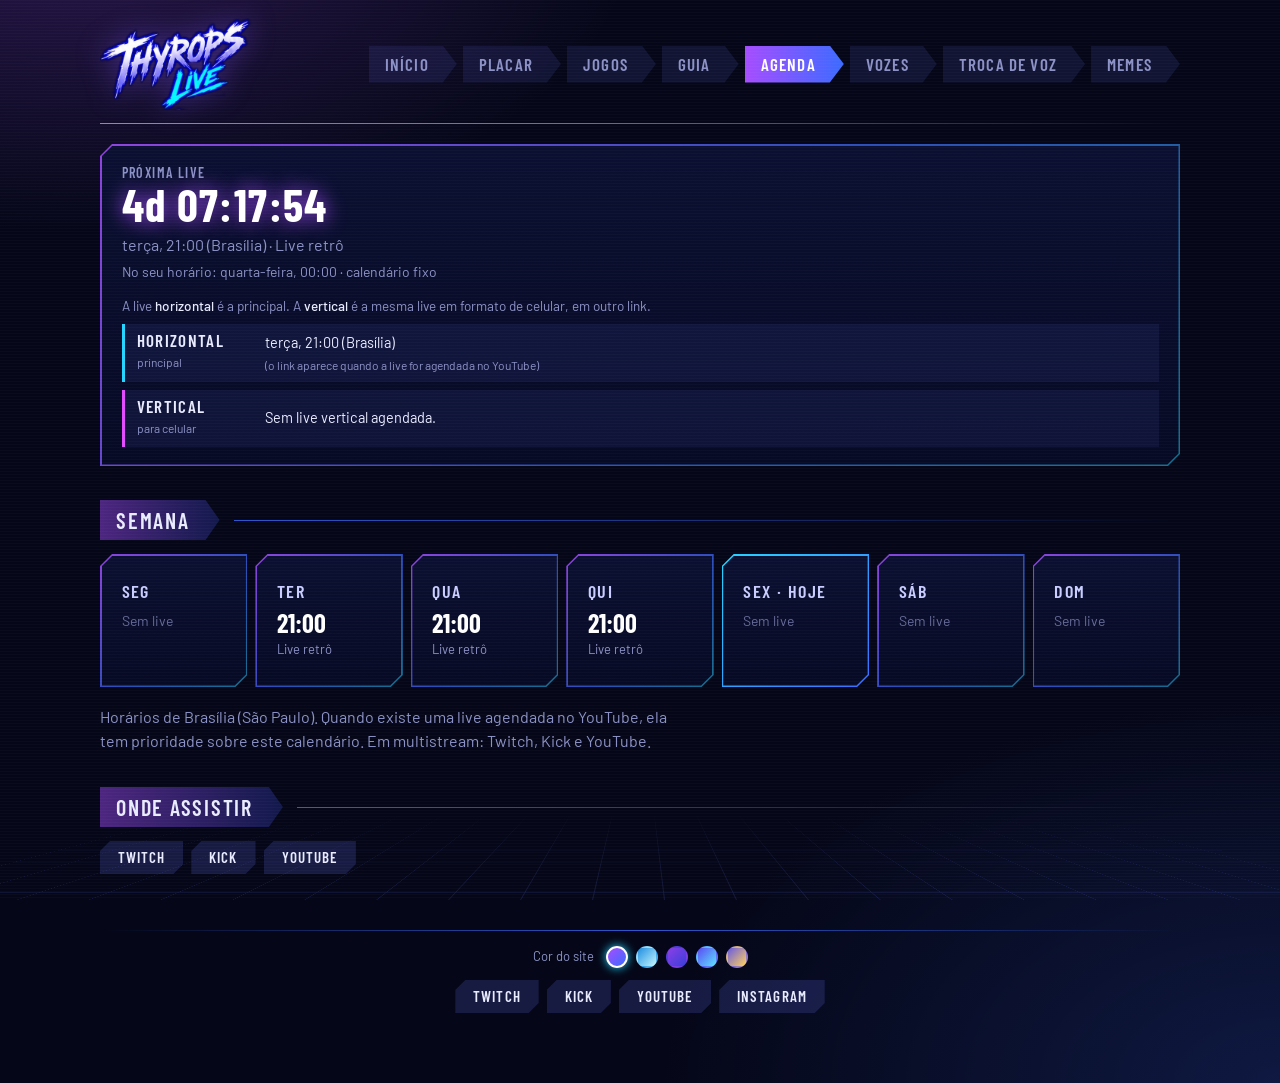
<file: agenda.html>
<!doctype html>
<html lang="pt-BR">
<head>
<meta charset="utf-8">
<meta name="viewport" content="width=device-width, initial-scale=1">
<title>Agenda | Thyrops Live</title>
<meta name="description" content="Dias e horários das lives.">
<meta name="theme-color" content="#050718">
<link rel="icon" href="assets/logo.png">
<link rel="preconnect" href="https://fonts.googleapis.com">
<link rel="preconnect" href="https://fonts.gstatic.com" crossorigin>
<link href="https://fonts.googleapis.com/css2?family=Barlow:wght@400;500&family=Barlow+Condensed:wght@500;600;700&display=swap" rel="stylesheet">
<script src="tema.js"></script>
<link rel="stylesheet" href="tema.css">
<link rel="stylesheet" href="site.css">
</head>
<body data-pagina="agenda.html">
<div class="pagina">
  <header id="topo"></header>
  <main>
    <div class="hud prox" style="margin-top:20px"><div class="hud-in">
      <div class="rotulo">Próxima live</div>
      <div class="cont" id="cont">--</div>
      <p id="quando" style="margin:6px 0 0;color:var(--mudo)"></p>
      <p id="local" style="margin:4px 0 0;font-size:14px;color:var(--mudo)"></p>
      <div class="formatos" id="formatos"></div>
    </div></div>
    <div class="titulo"><h2>Semana</h2></div>
    <div class="semana" id="semana"></div>
    <p class="intro" id="obs"></p>
    <div class="titulo"><h2>Onde assistir</h2></div>
    <div class="canais" id="onde" style="justify-content:flex-start;margin-top:14px"></div>
  </main>
  <footer id="rodape"></footer>
</div>
<script src="site.js"></script>
<script>
(async function(){
  let d;try{d=await carregaDados()}catch(e){return erroCarga(qs("main"),"Não foi possível carregar o dados.json.")}
  avisoExemplo(d);const ag=d.agenda;
  const hoje=new Date(Date.now()-3*3600e3).getUTCDay();
  qs("#semana").innerHTML=[1,2,3,4,5,6,0].map(di=>{
    const ls=ag.lives.filter(l=>l.dia===di);
    const corpo=ls.length?ls.map(l=>'<div class="hora">'+esc(l.hora)+'</div><div class="tit">'+esc(l.titulo)+'</div>').join('<div style="height:8px"></div>'):'<div class="folga">Sem live</div>';
    return '<div class="dia'+(di===hoje?" hoje":"")+'"><div class="hud"><div class="hud-in"><div style="padding:12px 10px"><h3>'+NOMES_DIA[di].slice(0,3)+(di===hoje?" · hoje":"")+'</h3>'+corpo+'</div></div></div></div>';}).join("");
  qs("#obs").textContent=ag.obs||"";
  qs("#onde").innerHTML=botoesCanais(["twitch","kick","youtube"]);
  iniciaContagem(d,qs("#cont"),qs("#quando"),qs("#local"));
  montaFormatos(d,qs("#formatos"));setInterval(()=>montaFormatos(d,qs("#formatos")),30000);
})();
</script>
</body>
</html>
</file>
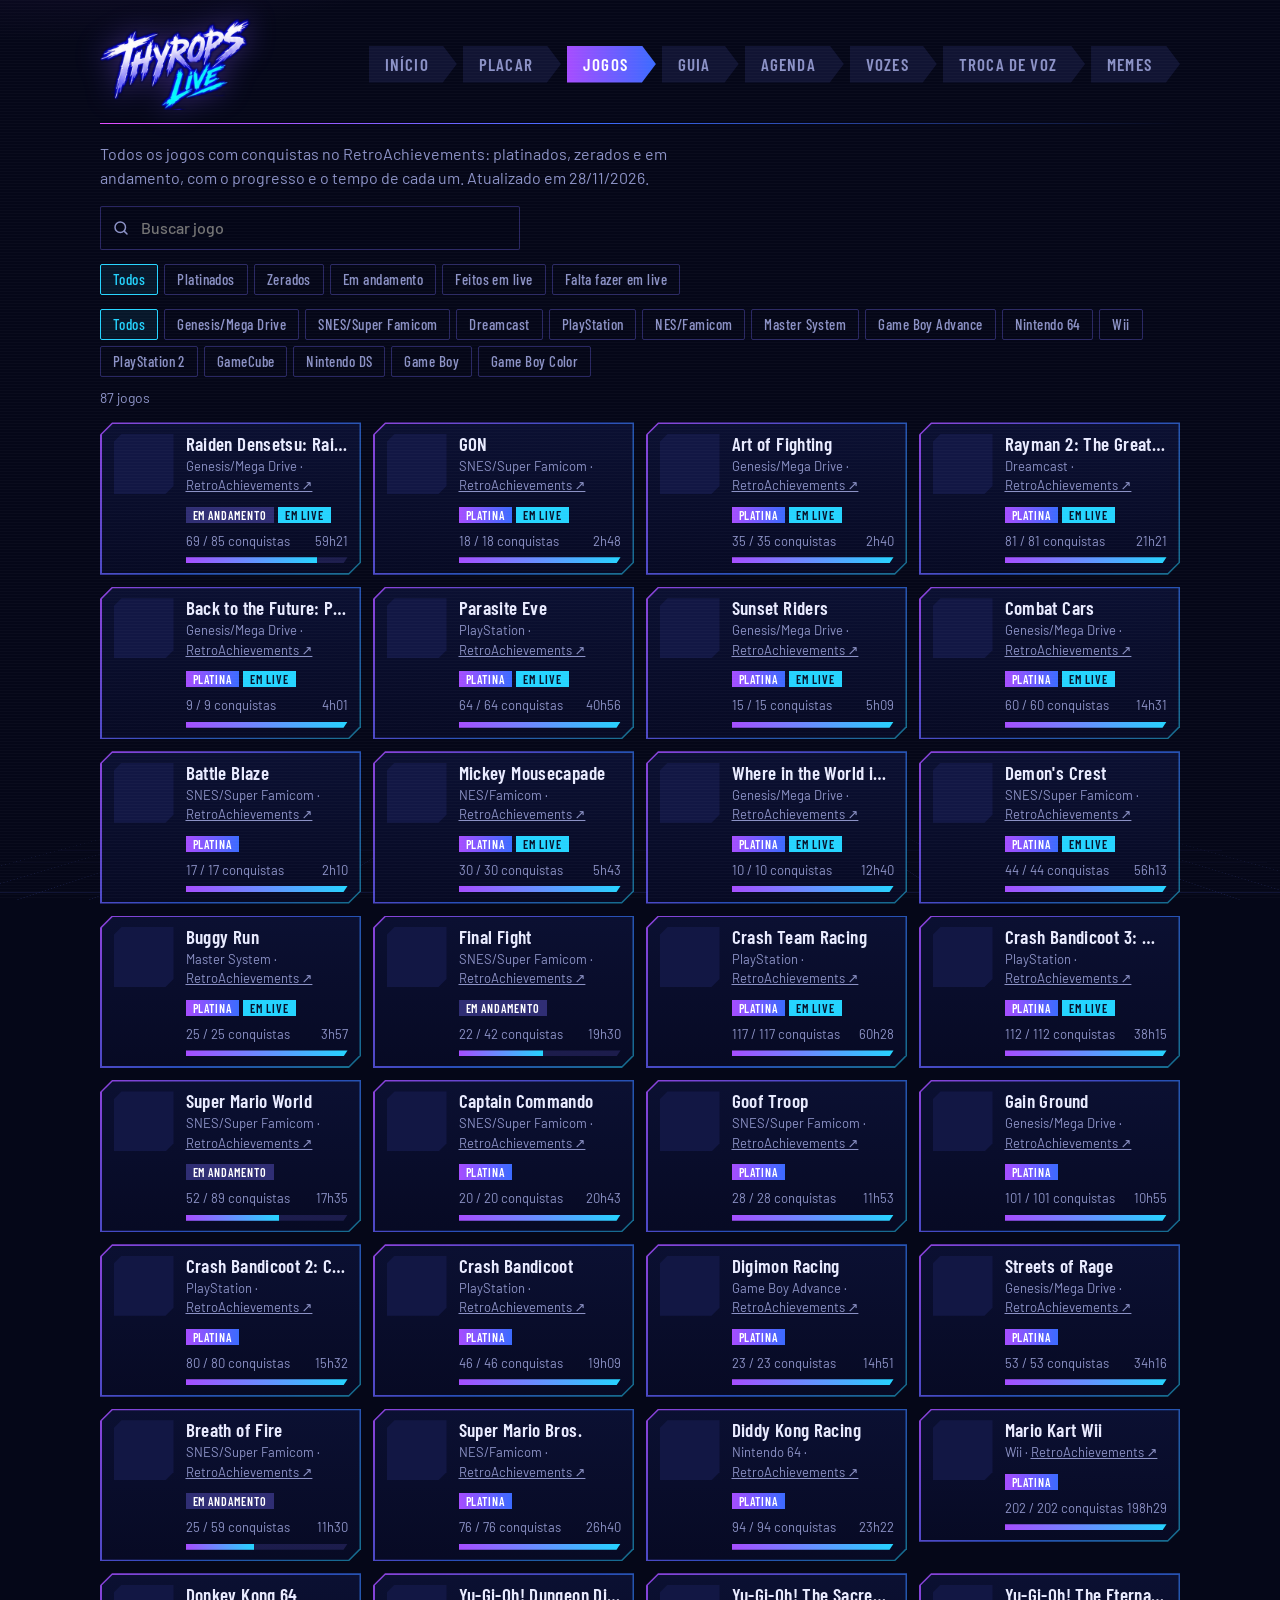
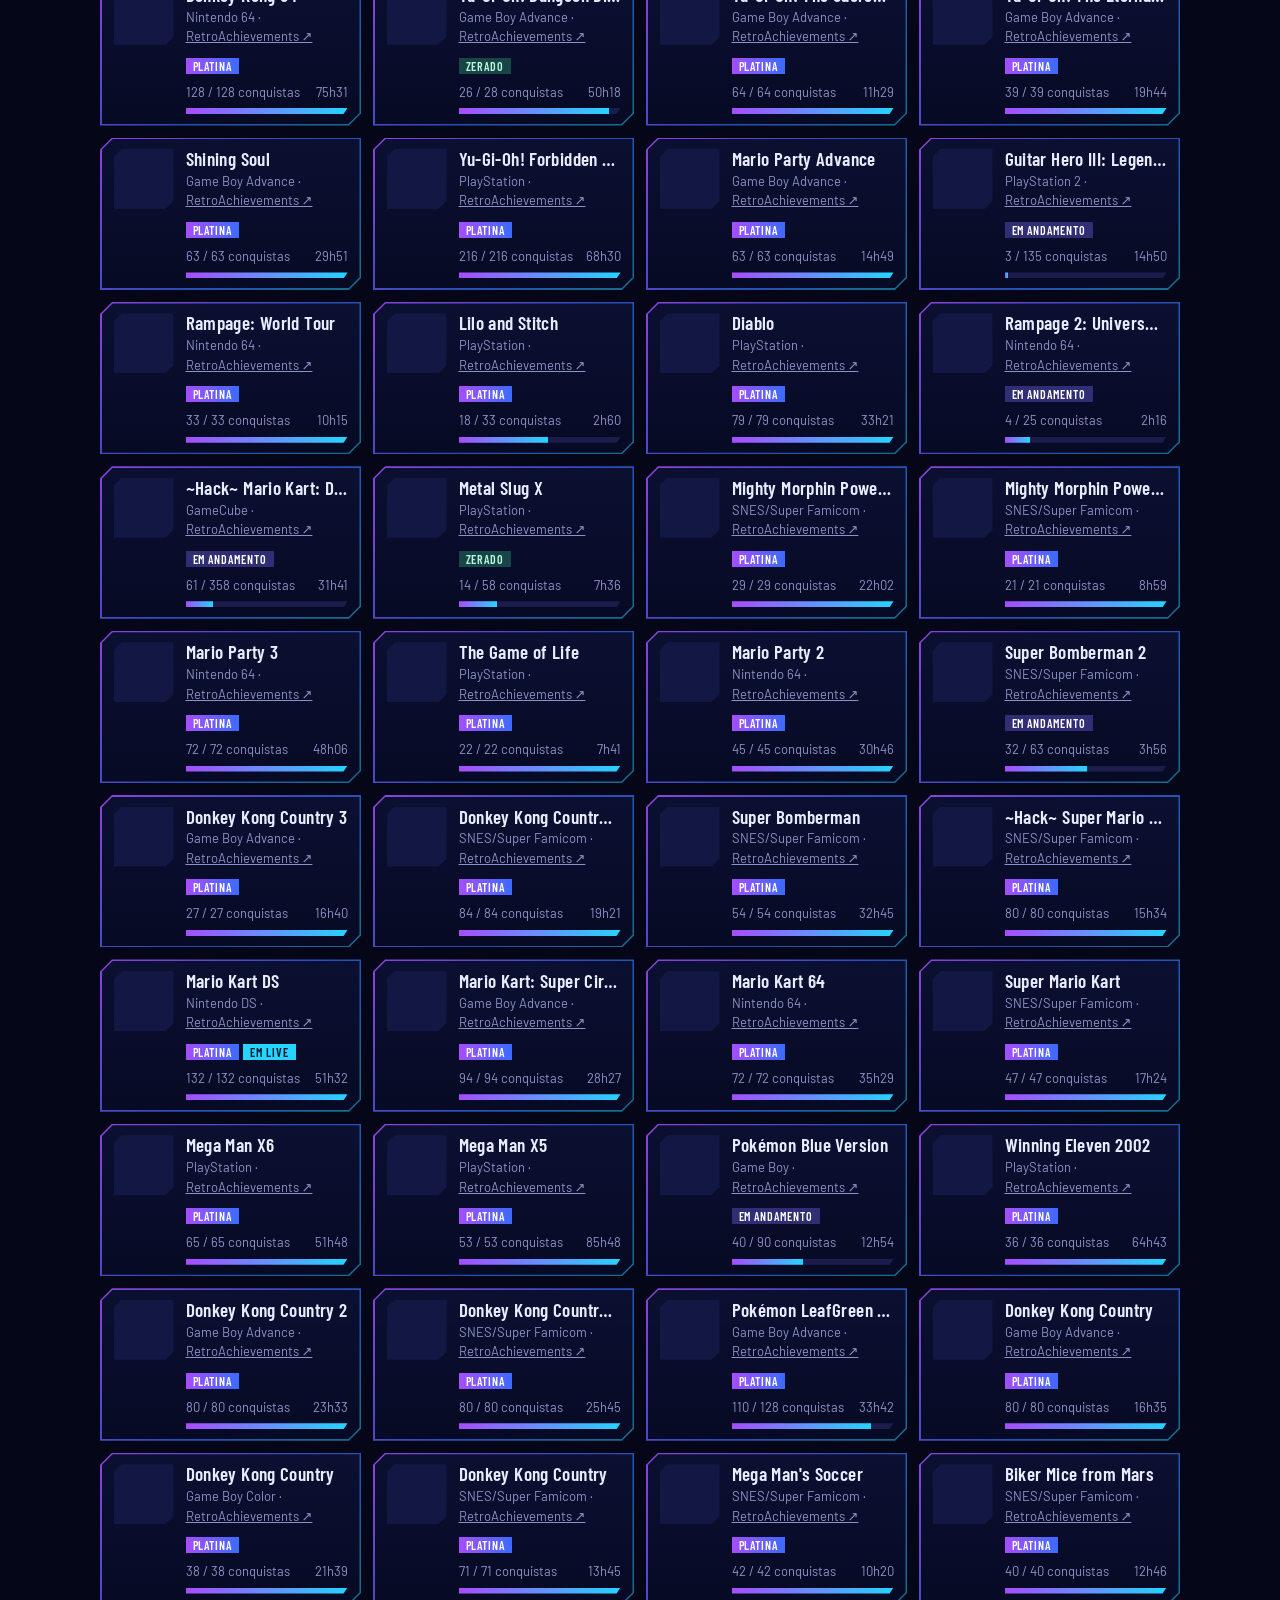
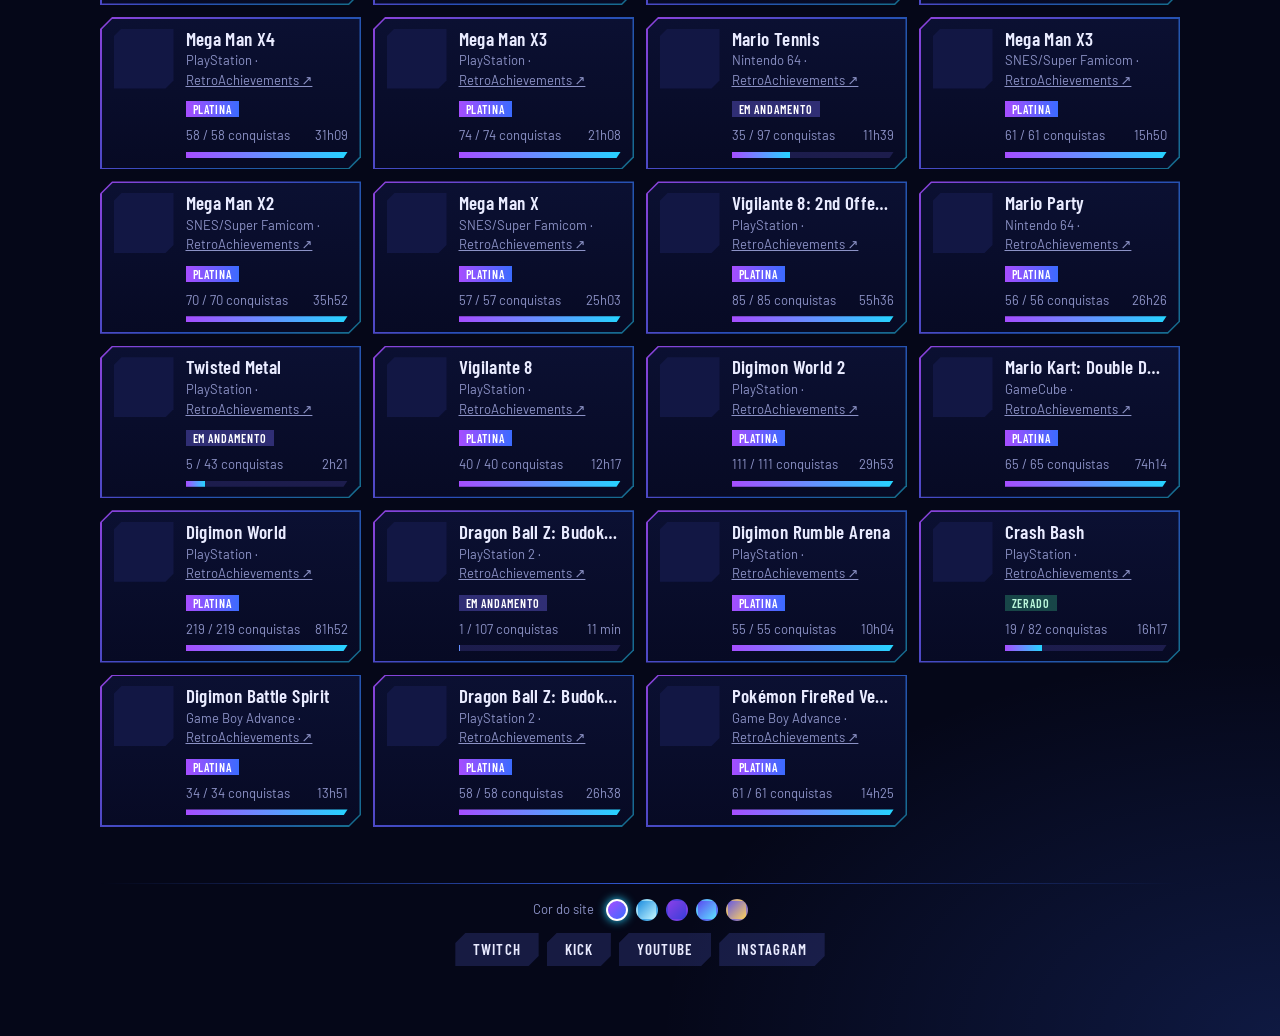
<file: jogos.html>
<!doctype html>
<html lang="pt-BR">
<head>
<meta charset="utf-8">
<meta name="viewport" content="width=device-width, initial-scale=1">
<title>Jogos | Thyrops Live</title>
<meta name="description" content="Todos os jogos do RetroAchievements com status, progresso e tempo de jogo.">
<meta name="theme-color" content="#050718">
<link rel="icon" href="assets/logo.png">
<link rel="preconnect" href="https://fonts.googleapis.com">
<link rel="preconnect" href="https://fonts.gstatic.com" crossorigin>
<link href="https://fonts.googleapis.com/css2?family=Barlow:wght@400;500&family=Barlow+Condensed:wght@500;600;700&display=swap" rel="stylesheet">
<script src="tema.js"></script>
<link rel="stylesheet" href="tema.css">
<link rel="stylesheet" href="site.css">
</head>
<body data-pagina="jogos.html">
<div class="pagina">
  <header id="topo"></header>
  <main>
    <p class="intro" id="intro">Todos os jogos com conquistas no RetroAchievements: platinados, zerados e em andamento, com o progresso e o tempo de cada um.</p>
    <div class="busca">
      <svg viewBox="0 0 24 24" fill="none" stroke="currentColor" stroke-width="2" stroke-linecap="round" aria-hidden="true"><circle cx="11" cy="11" r="7"/><path d="M20 20l-3.5-3.5"/></svg>
      <input id="busca" class="entrada" type="search" placeholder="Buscar jogo" autocomplete="off" aria-label="Buscar jogo">
    </div>
    <div class="chips" id="st" role="group" aria-label="Status"></div>
    <div class="chips" id="cs" role="group" aria-label="Console"></div>
    <p class="contagem" id="cont"></p>
    <div class="grade-s" id="lista"></div>
    <div class="vazio" id="vazio" hidden><p></p></div>
  </main>
  <footer id="rodape"></footer>
</div>
<script src="site.js"></script>
<script>
let J=[],st="Todos",cs="Todos",q="";
const STS=[["Todos",()=>true],["Platinados",g=>g.platinado],["Zerados",g=>g.zerado&&!g.platinado],["Em andamento",g=>!g.zerado],["Feitos em live",g=>g.emLive],["Falta fazer em live",g=>g.platinado&&!g.emLive]];
const norm=s=>String(s||"").normalize("NFD").replace(/[\u0300-\u036f]/g,"").toLowerCase();
function chips(box,lista,atual,fn){
  box.innerHTML=lista.map(n=>'<button type="button" class="chip" data-v="'+esc(n)+'" aria-pressed="'+(n===atual)+'">'+esc(n)+'</button>').join("");
  qsa(".chip",box).forEach(b=>b.onclick=()=>{fn(b.dataset.v);qsa(".chip",box).forEach(x=>x.setAttribute("aria-pressed",String(x===b)));desenha()});
}
function desenha(){
  const f=STS.find(x=>x[0]===st)[1],t=norm(q.trim());
  const l=J.filter(g=>f(g)&&(cs==="Todos"||g.console===cs)&&(!t||norm(g.titulo+" "+g.console).includes(t)));
  qs("#cont").textContent=l.length+(l.length===1?" jogo":" jogos");
  qs("#vazio").hidden=l.length>0;qs("#vazio p").textContent="Nenhum jogo com esses filtros.";
  qs("#lista").innerHTML=l.map(g=>{
    const tempo=fmtTempo(g.tempoSeg),p=g.conquistas?Math.round(g.ganhas/g.conquistas*100):g.pct||0;
    const sel=(g.platinado?'<span class="sel pl">Platina</span>':g.zerado?'<span class="sel zr">Zerado</span>':'<span class="sel">Em andamento</span>')+(g.emLive?'<span class="sel live">Em live</span>':"");
    return '<div class="jogo"><div class="hud"><div class="hud-in"><div class="capa-j">'+(g.imagem?'<img loading="lazy" alt="" src="'+esc(g.imagem)+'" onerror="this.remove()">':"")+'</div><div class="corpo"><h3 title="'+esc(g.titulo)+'">'+esc(g.titulo)+'</h3>'+
      '<div class="sub">'+esc(g.console)+' · <a href="https://retroachievements.org/game/'+encodeURIComponent(g.id)+'" target="_blank" rel="noopener">RetroAchievements ↗</a></div><div style="margin-top:6px">'+sel+'</div>'+
      '<div class="linha-j"><span>'+(g.conquistas?g.ganhas+" / "+g.conquistas+" conquistas":"")+'</span><span>'+esc(tempo)+'</span></div>'+
      (g.conquistas?'<div class="barra-p"><i style="width:'+p+'%"></i></div>':"")+'</div></div></div></div>';}).join("");
}
(async function(){
  let D;try{D=await carregaDados()}catch(e){return erroCarga(qs("main"),"Não foi possível carregar o dados.json.")}
  J=(D.placar&&D.placar.jogos)||[];
  if(!J.length){qs("#intro").textContent="A lista de jogos aparece aqui quando a atualização automática estiver ligada (veja o README, seção \"Como o site se atualiza sozinho\").";qs("#st").hidden=true;qs("#cs").hidden=true;qs(".busca").hidden=true;return}
  qs("#intro").insertAdjacentHTML("beforeend"," Atualizado em "+esc(String(D.placar.atualizado).slice(0,10).split("-").reverse().join("/"))+".");
  chips(qs("#st"),STS.map(x=>x[0]),st,v=>st=v);
  const cons=["Todos",...new Set(J.map(g=>g.console).filter(Boolean))];
  if(cons.length>2)chips(qs("#cs"),cons,cs,v=>cs=v);else qs("#cs").hidden=true;
  qs("#busca").addEventListener("input",e=>{q=e.target.value;desenha()});
  desenha();
})();
</script>
</body>
</html>
</file>
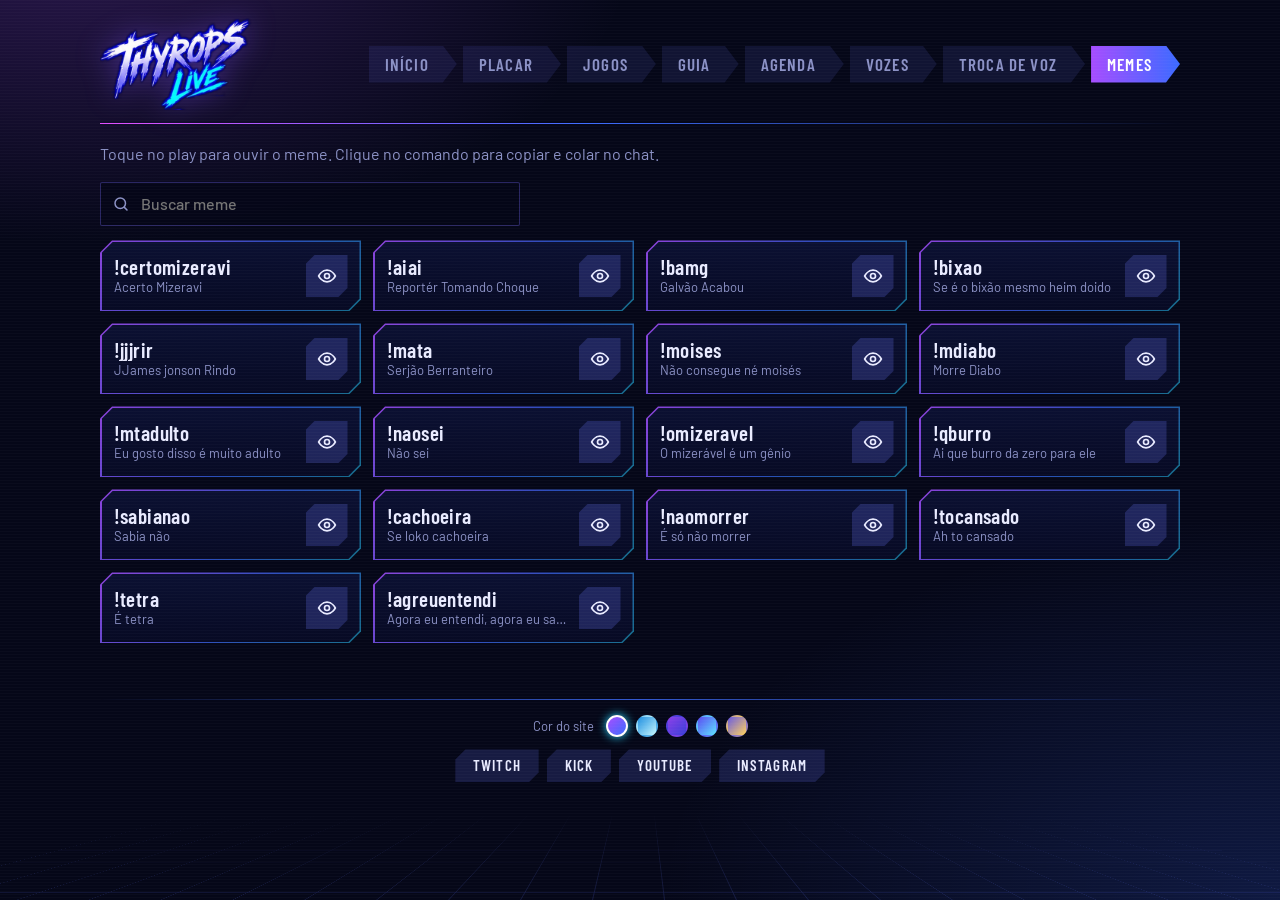
<file: memes.html>
<!doctype html>
<html lang="pt-BR">
<head>
<meta charset="utf-8">
<meta name="viewport" content="width=device-width, initial-scale=1">
<title>Memes | Thyrops Live</title>
<meta name="description" content="Teste os memes do chat e copie o comando.">
<meta name="theme-color" content="#050718">
<link rel="icon" href="assets/logo.png">
<link rel="preconnect" href="https://fonts.googleapis.com">
<link rel="preconnect" href="https://fonts.gstatic.com" crossorigin>
<link href="https://fonts.googleapis.com/css2?family=Barlow:wght@400;500&family=Barlow+Condensed:wght@500;600;700&display=swap" rel="stylesheet">
<script src="tema.js"></script>
<link rel="stylesheet" href="tema.css">
<link rel="stylesheet" href="site.css">
<style>
  /* janela do vídeo maior; fica aqui para funcionar mesmo sem atualizar o site.css */
  dialog.vdlg{max-width:min(96vw,980px);width:96vw}
  dialog.vdlg video,dialog.vdlg iframe{display:block;width:100%;height:auto;aspect-ratio:16/9;max-height:80vh;border:0;background:#000}
</style>
</head>
<body data-pagina="memes.html">
<div class="pagina">
  <header id="topo"></header>
  <main>
    <p class="intro">Toque no play para ouvir o meme. Clique no comando para copiar e colar no chat.</p>
    <div class="busca">
      <svg viewBox="0 0 24 24" fill="none" stroke="currentColor" stroke-width="2" stroke-linecap="round" aria-hidden="true"><circle cx="11" cy="11" r="7"/><path d="M20 20l-3.5-3.5"/></svg>
      <input id="busca" class="entrada" type="search" placeholder="Buscar meme" autocomplete="off" aria-label="Buscar meme">
    </div>
    <div class="grade-s" id="lista"></div>
    <dialog class="vdlg" id="vdlg"><div class="hud"><div class="hud-in"><div class="topo-d"><b id="vt"></b><button type="button" class="botao botao--sec" id="vx">Fechar</button></div><video id="vv" controls playsinline></video><iframe id="vif" allow="autoplay; fullscreen" allowfullscreen hidden></iframe></div></div></dialog>
    <div class="vazio" id="vazio" hidden><p>Nenhum meme encontrado.</p></div>
  </main>
  <footer id="rodape"></footer>
</div>
<script src="site.js"></script>
<script>
const OLHO='<svg viewBox="0 0 24 24" fill="none" stroke="currentColor" stroke-width="2" aria-hidden="true"><path d="M2 12s3.6-7 10-7 10 7 10 7-3.6 7-10 7S2 12 2 12z"/><circle cx="12" cy="12" r="3"/></svg>';
/* mp4/webm/mov (ou link do Drive) = só o olho; mp3/wav/ogg... = só o play. Para forçar: "tipo": "video" ou "audio" */
function ehVideo(a,m){m=m||{};if(m.tipo==="audio")return false;if(m.tipo==="video"||m.video===true)return true;a=String(a||"");if(/\.(mp3|wav|ogg|m4a|aac)$/i.test(a))return false;return /\.(mp4|webm|mov)$/i.test(a)||!!idDrive(a)}
const PLAY='<svg viewBox="0 0 24 24" fill="currentColor" aria-hidden="true"><path d="M8 5v14l11-7z"/></svg>';
const PAUSE='<svg viewBox="0 0 24 24" fill="currentColor" aria-hidden="true"><path d="M6 5h4v14H6zM14 5h4v14h-4z"/></svg>';
let audio=null,atual=null,memes=[];
/* "arquivo" pode ser só o nome (bonk.mp4), um caminho (assets/memes/bonk.mp4) ou uma URL completa */
function idDrive(a){a=String(a||"").trim();let m=a.match(/^drive:([\w-]{10,})$/i)||a.match(/drive\.google\.com\/file\/d\/([\w-]+)/)||a.match(/drive\.google\.com\/(?:open|uc)\?(?:[^#]*&)?id=([\w-]+)/);return m?m[1]:""}
function urlMeme(a){a=String(a||"").trim();const g=idDrive(a);if(g)return "https://drive.google.com/uc?export=download&id="+g;if(/^https?:\/\//i.test(a))return a;if(a.indexOf("/")<0)a="assets/memes/"+a;return a.split("/").map(encodeURIComponent).join("/")}
function solta(){if(!atual)return;atual.btn.innerHTML=PLAY;atual.el.classList.remove("tocando")}
function tocar(m,el,btn,ds){
  if(atual&&atual.m===m&&audio){audio.paused?audio.play():audio.pause();return}
  if(audio){audio.pause();audio.src="";solta();audio=null;atual=null}
  const a=new Audio(urlMeme(m.arquivo));audio=a;atual={m,el,btn};
  a.onplaying=()=>{btn.innerHTML=PAUSE;el.classList.add("tocando")};
  a.onpause=()=>{btn.innerHTML=PLAY;el.classList.remove("tocando")};
  a.onended=()=>{solta();audio=null;atual=null};
  a.onerror=()=>{solta();audio=null;atual=null;ds.textContent="não consegui tocar este arquivo";ds.classList.add("ruim")};
  a.play().catch(()=>{});
}
function abreVideo(m){
  if(audio){audio.pause();audio.src="";solta();audio=null;atual=null}
  const d=qs("#vdlg"),v=qs("#vv");
  const g=idDrive(m.arquivo),f=qs("#vif");
  qs("#vt").textContent=m.comando;
  if(g){
    /* Drive: tenta tocar direto (abre já rodando); se não carregar em 4s, cai no player do próprio Drive */
    f.hidden=true;v.hidden=false;d.showModal();
    let ok=false;const usaPlayer=()=>{if(ok)return;ok=true;v.pause();v.removeAttribute("src");v.hidden=true;f.hidden=false;f.src="https://drive.google.com/file/d/"+g+"/preview"};
    v.onloadeddata=()=>{ok=true;clearTimeout(tm)};v.onerror=()=>{clearTimeout(tm);usaPlayer()};
    const tm=setTimeout(()=>{if(!ok)usaPlayer()},4000);
    v.src="https://drive.usercontent.google.com/download?id="+g+"&export=download&confirm=t";v.play().catch(()=>{});
  }
  else{f.hidden=true;v.hidden=false;v.src=urlMeme(m.arquivo);d.showModal();v.play().catch(()=>{})}
}
function fechaVideo(){const d=qs("#vdlg"),v=qs("#vv");qs("#vif").removeAttribute("src");v.onerror=null;v.onloadeddata=null;v.pause();v.removeAttribute("src");v.load();if(d.open)d.close()}
function monta(){
  const raiz=qs("#lista");
  memes.forEach(m=>{
    const el=document.createElement("div");el.className="meme";
    el._hay=(m.comando+" "+(m.descricao||"")).normalize("NFD").replace(/[\u0300-\u036f]/g,"").toLowerCase();
    el.innerHTML='<div class="hud"><div class="hud-in"><div class="info"><button type="button" class="cmd"></button><div class="ds"></div></div><button type="button" class="btn-play" aria-label="Ouvir meme">'+PLAY+'</button>'+'<button type="button" class="btn-ver" aria-label="Ver vídeo" title="Ver vídeo">'+OLHO+'</button>'+'</div></div>';
    const cmd=qs(".cmd",el),ds=qs(".ds",el),btn=qs(".btn-play",el);
    cmd.textContent=m.comando;cmd.title="Copiar "+m.comando;ds.textContent=m.descricao||"";
    cmd.onclick=async()=>toast((await copiar(m.comando+" "))?"Copiado "+m.comando:"Não foi possível copiar");
    const ver=qs(".btn-ver",el),video=ehVideo(m.arquivo,m);
    if(video){btn.remove();ver.onclick=()=>abreVideo(m);if(!m.arquivo){ver.disabled=true;ver.title="Vídeo não configurado"}}
    else{ver.remove();if(!m.arquivo){btn.disabled=true;btn.title="Áudio não configurado"}else btn.onclick=()=>tocar(m,el,btn,ds)}
    raiz.appendChild(el);
  });
}
qs("#vx").onclick=fechaVideo;
qs("#vdlg").addEventListener("click",e=>{if(e.target===qs("#vdlg"))fechaVideo()});
qs("#vdlg").addEventListener("close",()=>{const v=qs("#vv");qs("#vif").removeAttribute("src");v.pause();v.removeAttribute("src")});
(async function(){
  try{memes=await carregaJson("memes.json")}catch(e){return erroCarga(qs("main"),"Não foi possível carregar o memes.json.")}
  monta();
  qs("#busca").addEventListener("input",e=>{
    const q=e.target.value.normalize("NFD").replace(/[\u0300-\u036f]/g,"").toLowerCase().trim();let n=0;
    qsa(".meme").forEach(c=>{const ok=!q||c._hay.includes(q);c.hidden=!ok;if(ok)n++});
    qs("#vazio").hidden=n>0;
  });
})();
</script>
</body>
</html>
</file>
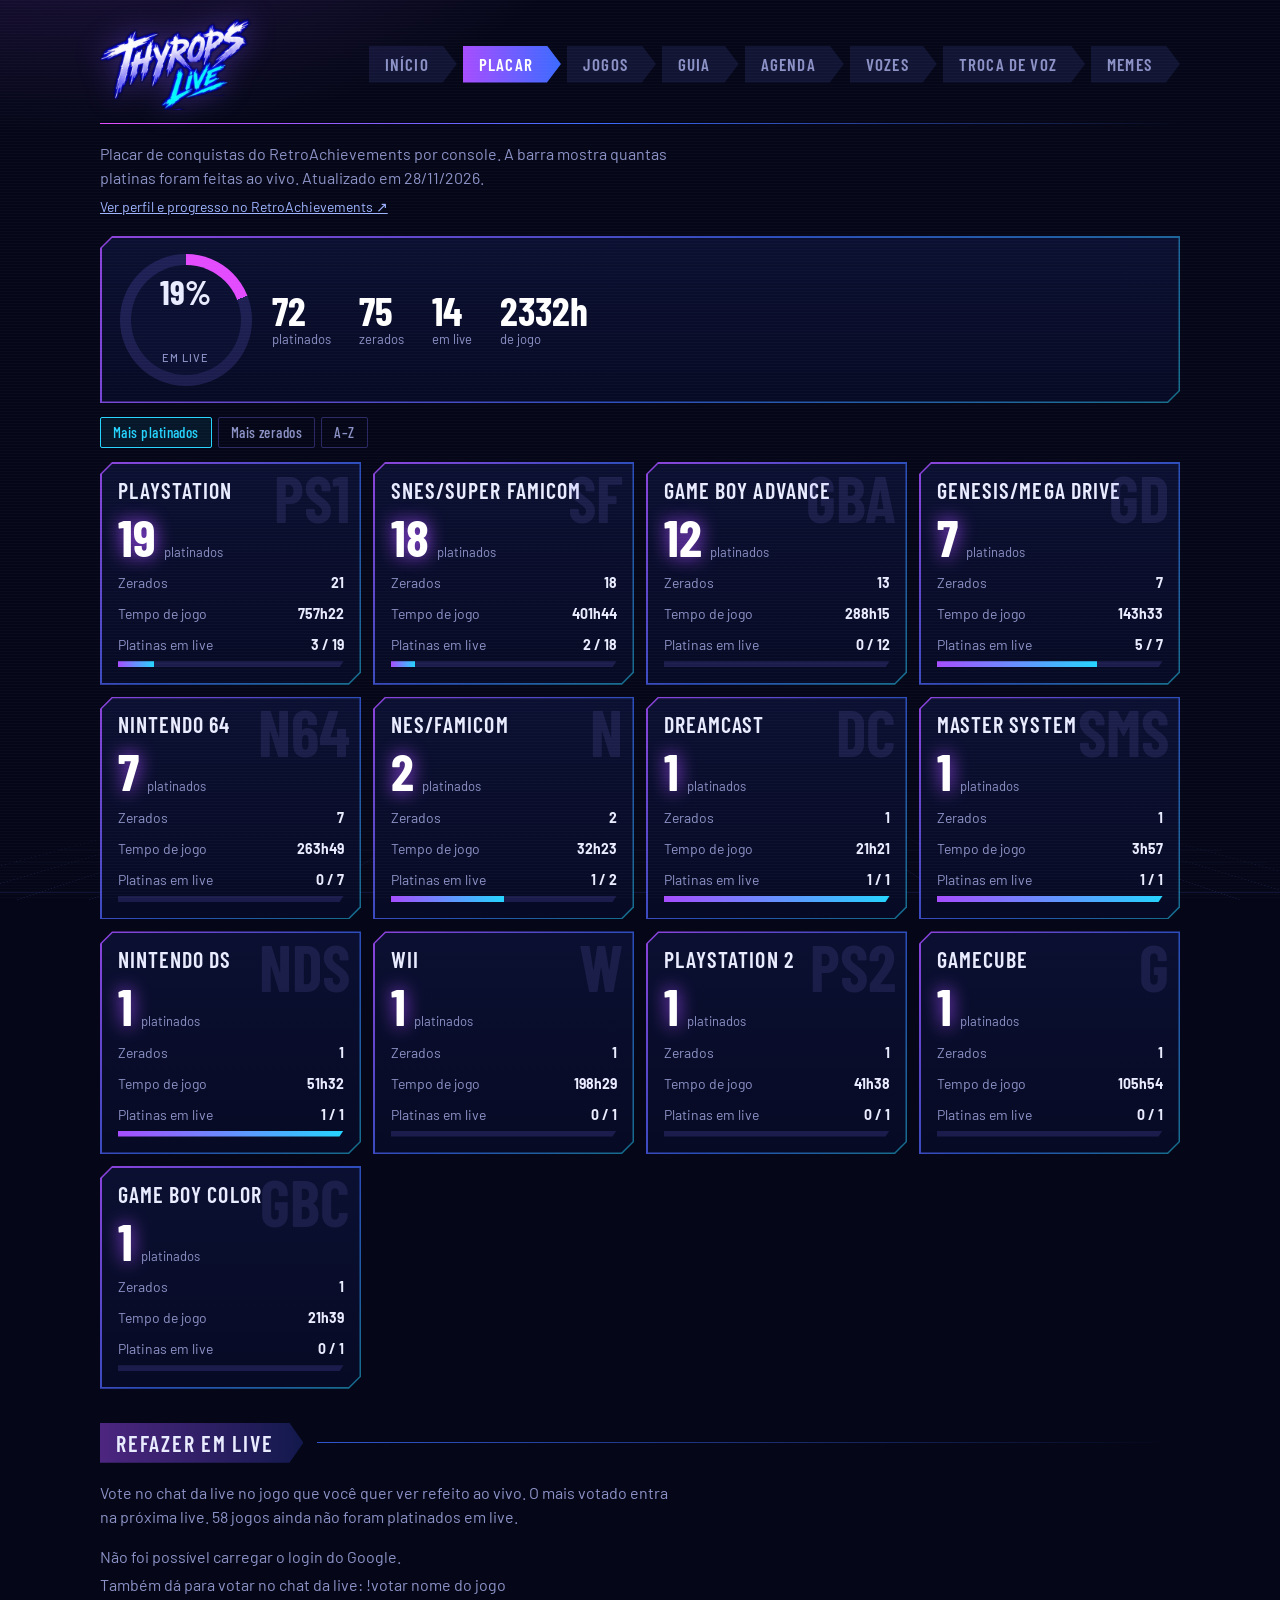
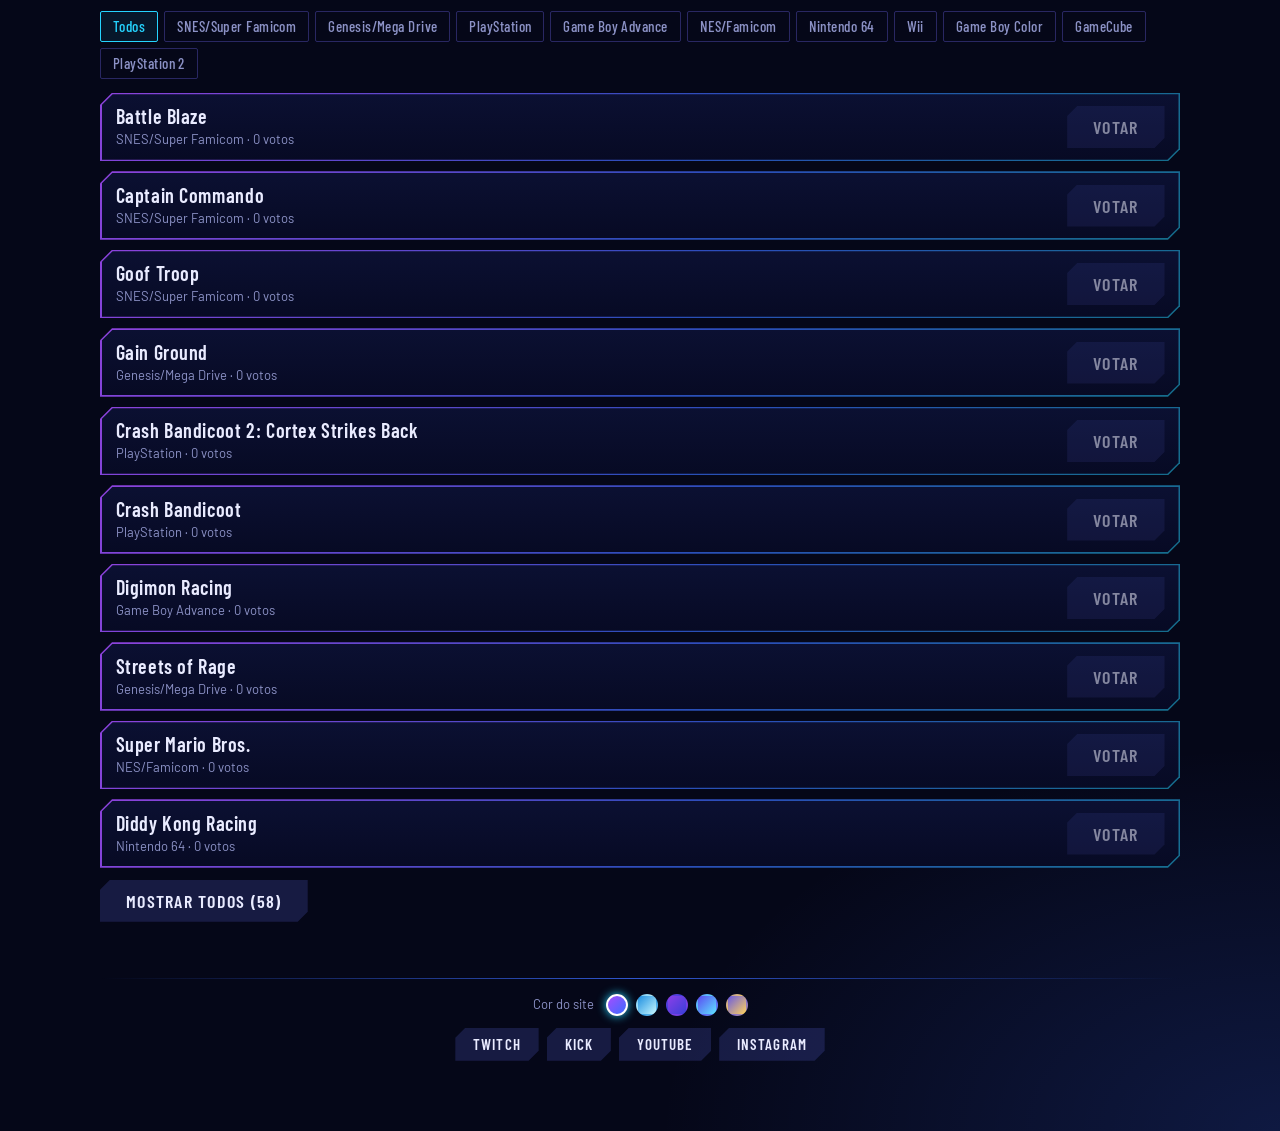
<file: placar.html>
<!doctype html>
<html lang="pt-BR">
<head>
<meta charset="utf-8">
<meta name="viewport" content="width=device-width, initial-scale=1">
<title>Placar | Thyrops Live</title>
<meta name="description" content="Quantos jogos já platinados e zerados em cada console.">
<meta name="theme-color" content="#050718">
<link rel="icon" href="assets/logo.png">
<link rel="preconnect" href="https://fonts.googleapis.com">
<link rel="preconnect" href="https://fonts.gstatic.com" crossorigin>
<link href="https://fonts.googleapis.com/css2?family=Barlow:wght@400;500&family=Barlow+Condensed:wght@500;600;700&display=swap" rel="stylesheet">
<script src="tema.js"></script>
<link rel="stylesheet" href="tema.css">
<link rel="stylesheet" href="site.css">
</head>
<body data-pagina="placar.html">
<div class="pagina">
  <header id="topo"></header>
  <main>
    <p class="intro">Placar de conquistas do RetroAchievements por console. A barra mostra quantas platinas foram feitas ao vivo.</p>
    <a class="link-ra" href="" id="lra" target="_blank" rel="noopener">Ver perfil e progresso no RetroAchievements ↗</a>
    <div id="topo-placar" style="margin-top:18px"></div>
    <div class="chips" id="ordem" role="group" aria-label="Ordenar">
      <button class="chip" data-o="platinados" aria-pressed="true">Mais platinados</button>
      <button class="chip" data-o="zerados" aria-pressed="false">Mais zerados</button>
      <button class="chip" data-o="nome" aria-pressed="false">A–Z</button>
    </div>
    <div class="grade-s" id="consoles"></div>
    <div class="titulo"><h2>Refazer em live</h2></div>
    <p class="intro" id="vtxt"></p>
    <p><a class="botao" id="vpost" href="#" target="_blank" rel="noopener" hidden style="display:inline-block;text-decoration:none">Votar no YouTube</a></p>
    <div id="vconta" hidden style="margin-top:12px"><div id="vlogin"></div><p class="intro" id="vstatus" style="margin:8px 0 0"></p><p class="intro" id="vchat" style="margin:4px 0 0"></p></div>
    <div class="chips" id="vcons" role="group" aria-label="Filtrar por console"></div>
    <div id="votos" style="display:grid;gap:10px;margin-top:14px"></div>
    <button type="button" class="botao botao--sec mais" id="mais" hidden>Mostrar todos</button>
  </main>
  <footer id="rodape"></footer>
</div>
<script src="site.js"></script>
<script>
let D,ord="platinados",vc="Todos",todos=false,tok=null,meu=null,totais={};
/* votação com login do Google: ativa quando dados.json tem votacao.api (Apps Script) e votacao.clientId */
const comLogin=()=>!!(D.votacao&&D.votacao.ativa&&D.votacao.api&&D.votacao.clientId);
const rodada=()=>String(D.votacao.rodada||"1");
async function chama(c){const r=await fetch(D.votacao.api,{method:"POST",headers:{"Content-Type":"text/plain;charset=utf-8"},body:JSON.stringify(Object.assign({token:tok,rodada:rodada()},c))});return r.json()}
async function carregaTotais(){try{const r=await fetch(D.votacao.api+"?rodada="+encodeURIComponent(rodada()));const j=await r.json();if(j.ok)totais=j.totais||{}}catch(e){}}
function aplica(j){if(j.totais)totais=j.totais;if("meuVoto" in j)meu=j.meuVoto}
function msgStatus(){const s=qs("#vstatus");if(!tok){s.textContent="Entre com sua conta Google para votar. Cada pessoa vota uma vez por rodada.";return}s.textContent=meu?"Seu voto: "+meu+". Obrigado! Só é possível votar uma vez.":"Você está logado. Escolha um jogo abaixo (só dá para votar uma vez)."}
async function aoLogar(r){tok=r.credential;qs("#vstatus").textContent="Verificando…";try{const j=await chama({acao:"status"});if(!j.ok)throw 0;aplica(j);qs("#vlogin").hidden=true}catch(e){tok=null;toast("Não consegui validar o login. Tente de novo.")}msgStatus();desenhaVotos()}
function iniciaLogin(){
  qs("#vconta").hidden=false;qs("#vchat").textContent="Também dá para votar no chat da live: "+(D.votacao.comando||"!votar")+" nome do jogo";msgStatus();carregaTotais().then(desenhaVotos);
  const s=document.createElement("script");s.src="https://accounts.google.com/gsi/client";s.async=true;
  s.onload=()=>{google.accounts.id.initialize({client_id:D.votacao.clientId,callback:aoLogar});google.accounts.id.renderButton(qs("#vlogin"),{theme:"filled_blue",size:"large",text:"signin_with",locale:"pt-BR"})};
  s.onerror=()=>{qs("#vstatus").textContent="Não foi possível carregar o login do Google."};
  document.head.appendChild(s);
}
async function votar(jogo){
  if(!tok)return toast("Entre com o Google primeiro");
  if(!confirm("Votar em \""+jogo+"\"? Só é possível votar uma vez.")) return;
  try{const j=await chama({acao:"votar",jogo});aplica(j);
    if(j.ok)toast("Voto registrado!");else if(j.erro==="ja_votou")toast("Você já votou nesta rodada");else{tok=null;qs("#vlogin").hidden=false;toast("Sessão expirou. Entre de novo.")}
  }catch(e){toast("Falha ao enviar o voto")}
  msgStatus();desenhaVotos();
}
function desenha(){
  const cs=[...D.placar.consoles].sort((a,b)=>ord==="nome"?a.nome.localeCompare(b.nome):b[ord]-a[ord]);
  qs("#consoles").innerHTML=cs.map(c=>{const p=c.platinados?Math.round(c.emLive/c.platinados*100):0;
    return '<div class="console"><div class="hud"><div class="hud-in"><div class="sigla">'+esc(c.sigla)+'</div><h3>'+esc(c.nome)+'</h3>'+
    '<div class="num"><b>'+c.platinados+'</b><span>platinados</span></div>'+
    '<div class="linha"><span>Zerados</span><b>'+c.zerados+'</b></div>'+
    (c.tempoSeg?'<div class="linha"><span>Tempo de jogo</span><b>'+fmtTempo(c.tempoSeg)+'</b></div>':'')+'<div class="linha"><span>Platinas em live</span><b>'+c.emLive+' / '+c.platinados+'</b></div>'+
    '<div class="barra-p"><i style="width:'+p+'%"></i></div></div></div></div>';}).join("");
}
function candidatos(){
  const v=D.votacao,j=D.placar.jogos;
  if(j&&j.length)return j.filter(x=>x.platinado&&!x.emLive).map(x=>({jogo:x.titulo,console:x.console}));
  return v&&v.opcoes||[];
}
function desenhaVotos(){
  const v=D.votacao,todosC=candidatos();
  if(!v||!v.ativa||!todosC.length){qs("#vtxt").textContent="Nenhuma votação aberta no momento.";qs("#votos").innerHTML="";qs("#mais").hidden=true;qs("#vcons").hidden=true;return}
  qs("#vtxt").textContent=(v.texto||"")+" "+todosC.length+" jogos ainda não foram platinados em live.";
  const pu=qs("#vpost");if(pu){if(/^https?:\/\//i.test(v.postUrl||"")){pu.hidden=false;pu.href=v.postUrl;pu.textContent=v.postTitulo||"Votar no YouTube"}else pu.hidden=true}
  const cons=["Todos",...new Set(todosC.map(o=>o.console).filter(Boolean))];
  const f=qs("#vcons");f.hidden=cons.length<3;
  f.innerHTML=cons.map(c=>'<button type="button" class="chip" data-c="'+esc(c)+'" aria-pressed="'+(c===vc)+'">'+esc(c)+'</button>').join("");
  qsa(".chip",f).forEach(b=>b.onclick=()=>{vc=b.dataset.c;todos=false;desenhaVotos()});
  const l=todosC.filter(o=>vc==="Todos"||o.console===vc);if(comLogin())l.sort((a,b)=>(totais[b.jogo]||0)-(totais[a.jogo]||0));const vis=todos?l:l.slice(0,10);
  if(comLogin()){
    qs("#votos").innerHTML=vis.map(o=>{const n=totais[o.jogo]||0,eu=meu===o.jogo;return '<div class="hud"><div class="hud-in vota"><div><b>'+esc(o.jogo)+(eu?' ✓':'')+'</b><small>'+esc(o.console||"")+' · '+n+' voto'+(n===1?"":"s")+'</small></div><button type="button" class="botao botao--sec cmd" data-j="'+esc(o.jogo)+'"'+(meu||!tok?' disabled':'')+'>'+(eu?"Seu voto":"Votar")+'</button></div></div>'}).join("");
    qsa("#votos .cmd").forEach(b=>b.onclick=()=>votar(b.dataset.j));
  } else
  qs("#votos").innerHTML=vis.map(o=>'<div class="hud"><div class="hud-in vota"><div><b>'+esc(o.jogo)+'</b><small>'+esc(o.console||"")+'</small></div><button type="button" class="botao botao--sec cmd" data-c="'+esc(v.comando+" "+o.jogo)+'">Copiar voto</button></div></div>').join("");
  if(!comLogin())qsa("#votos .cmd").forEach(b=>b.onclick=async()=>toast((await copiar(b.dataset.c))?"Copiado: "+b.dataset.c:"Não foi possível copiar"));
  const m=qs("#mais");m.hidden=todos||l.length<=10;m.textContent="Mostrar todos ("+l.length+")";m.onclick=()=>{todos=true;desenhaVotos()};
}
(async function(){
  try{D=await carregaDados()}catch(e){return erroCarga(qs("main"),"Não foi possível carregar o dados.json.")}
  avisoExemplo(D);
  qs("#lra").href=RA_PROGRESSO;
  const cs=D.placar.consoles,tot=cs.reduce((s,c)=>s+c.platinados,0),zer=cs.reduce((s,c)=>s+c.zerados,0),live=cs.reduce((s,c)=>s+c.emLive,0),pct=tot?Math.round(live/tot*100):0,horas=Math.round(cs.reduce((s,c)=>s+(c.tempoSeg||0),0)/3600);
  qs("#topo-placar").innerHTML='<div class="hud"><div class="hud-in pad placar-topo"><div class="anel" style="--p:'+pct+'"><div>'+pct+'%<small>em live</small></div></div><div class="totais"><div><div class="n" id="n1">0</div><div class="l">platinados</div></div><div><div class="n" id="n2">0</div><div class="l">zerados</div></div><div><div class="n" id="n3">0</div><div class="l">em live</div></div>'+(horas?'<div><div class="n">'+horas+'h</div><div class="l">de jogo</div></div>':"")+'</div></div></div>';
  contaAte(qs("#n1"),tot);contaAte(qs("#n2"),zer);contaAte(qs("#n3"),live);
  if(D.placar.atualizado)qs(".intro").insertAdjacentHTML("beforeend"," Atualizado em "+esc(String(D.placar.atualizado).slice(0,10).split("-").reverse().join("/"))+".");
  qsa("#ordem .chip").forEach(b=>b.onclick=()=>{ord=b.dataset.o;qsa("#ordem .chip").forEach(x=>x.setAttribute("aria-pressed",String(x===b)));desenha()});
  desenha();desenhaVotos();if(comLogin())iniciaLogin();
})();
</script>
</body>
</html>
</file>
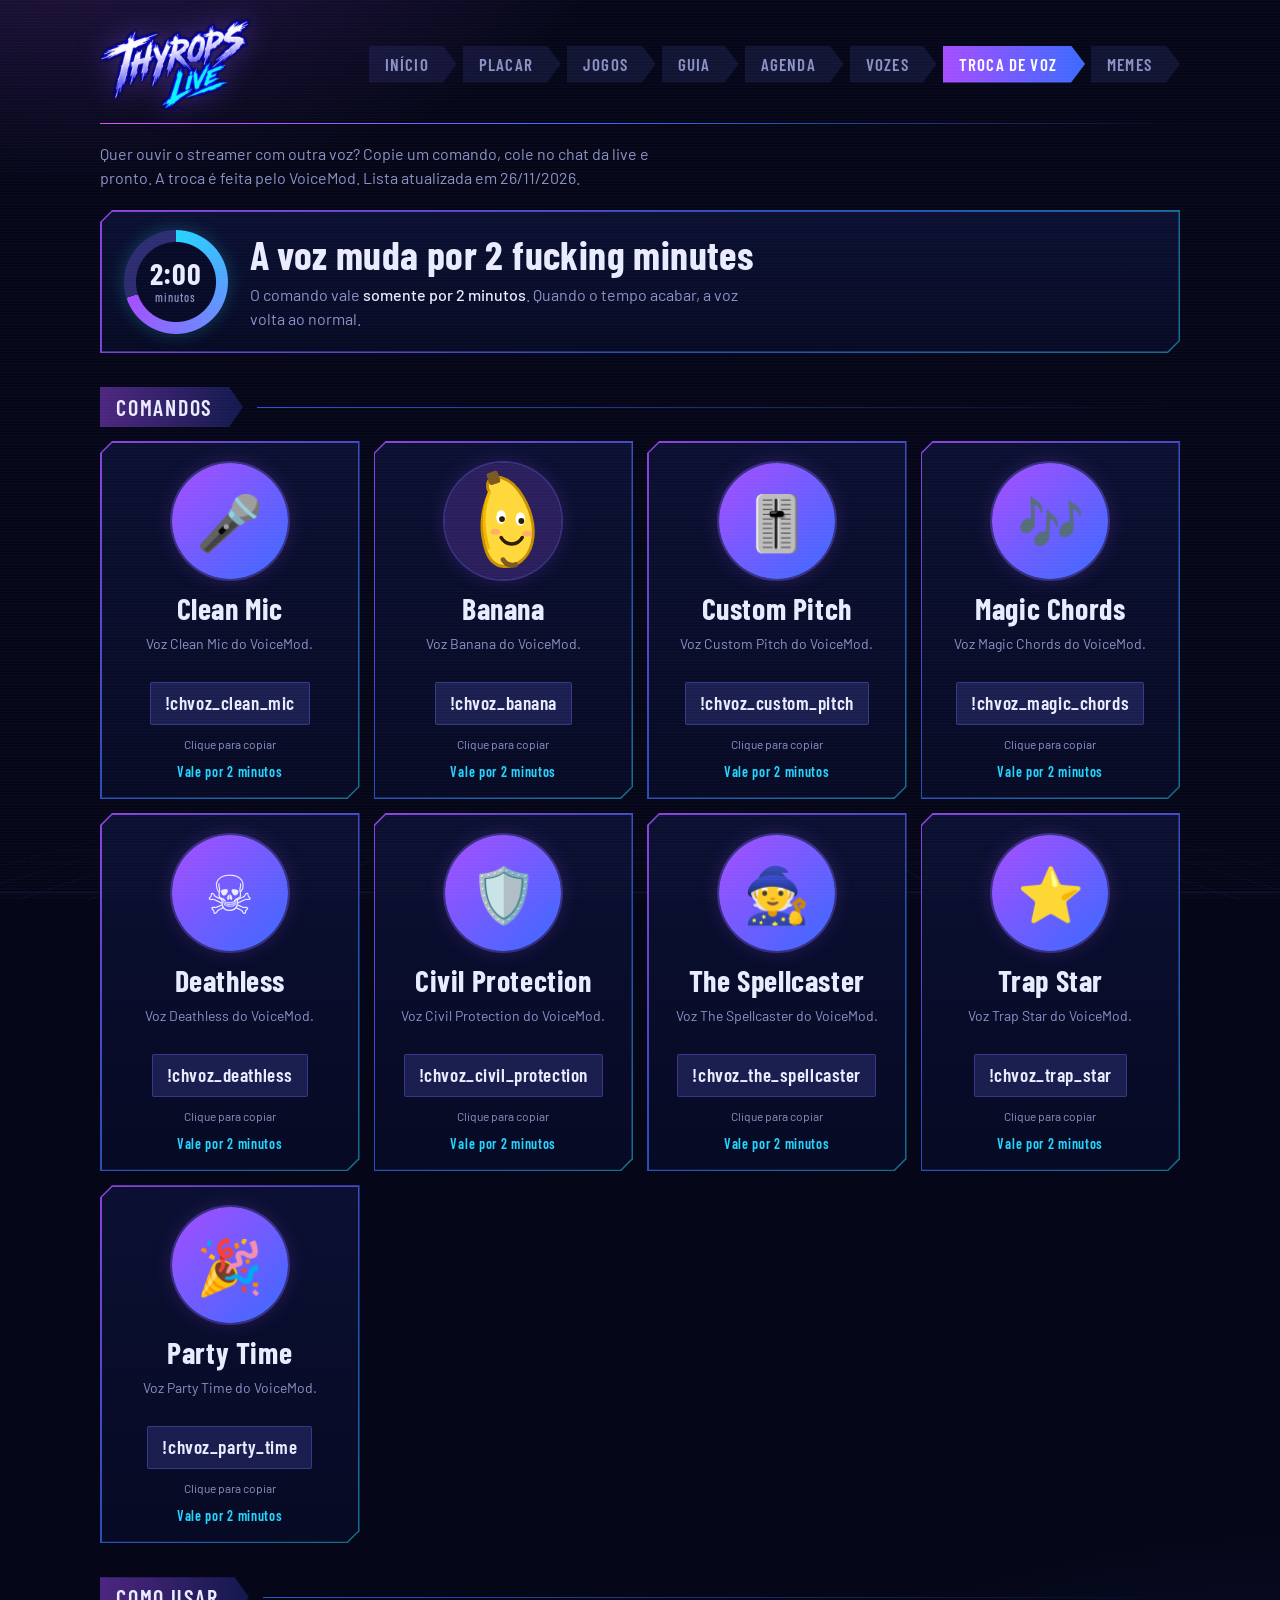
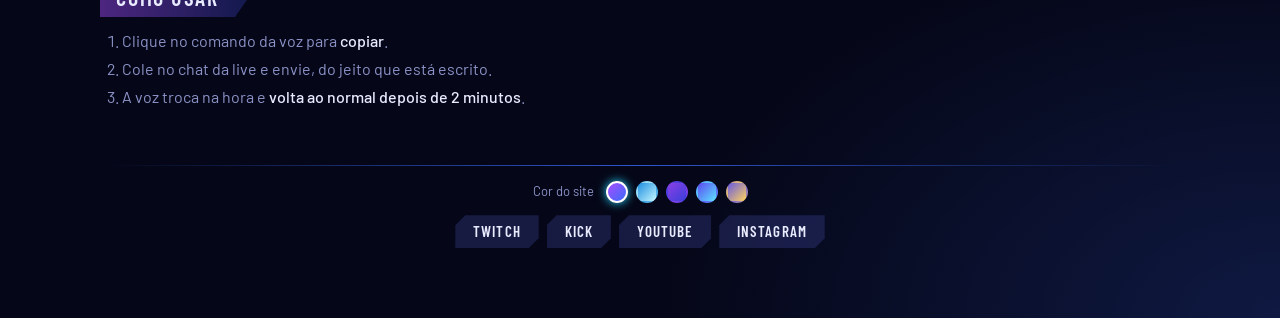
<file: trocavoz.html>
<!doctype html>
<html lang="pt-BR">
<head>
<meta charset="utf-8">
<meta name="viewport" content="width=device-width, initial-scale=1">
<title>Troca de voz | Thyrops Live</title>
<meta name="description" content="Comandos do chat para mudar a voz do streamer na live. Cada troca vale por 2 minutos.">
<meta name="theme-color" content="#050718">
<link rel="icon" href="assets/logo.png">
<link rel="preconnect" href="https://fonts.googleapis.com">
<link rel="preconnect" href="https://fonts.gstatic.com" crossorigin>
<link href="https://fonts.googleapis.com/css2?family=Barlow:wght@400;500&family=Barlow+Condensed:wght@500;600;700&display=swap" rel="stylesheet">
<script src="tema.js"></script>
<link rel="stylesheet" href="tema.css">
<link rel="stylesheet" href="site.css">
<style>
  /* Aviso dos 2 minutos: o destaque da página */
  .tempo .hud-in{display:grid;grid-template-columns:auto minmax(0,1fr);gap:22px;align-items:center;padding:18px 22px}
  .relogio{
    width:104px;height:104px;border-radius:50%;
    display:grid;place-items:center;text-align:center;
    background:
      radial-gradient(closest-side,var(--painel) 76%,transparent 78%),
      conic-gradient(from 0deg,var(--ciano),var(--roxo) 70%,var(--linha) 70%);
    box-shadow:0 0 18px rgba(37,212,255,.25);
  }
  .relogio b{font:700 30px/1 var(--titulos);letter-spacing:.02em;display:block}
  .relogio small{display:block;font:500 12px/1.2 var(--titulos);letter-spacing:.08em;color:var(--mudo);margin-top:2px}
  .tempo h2{margin:0;font:700 clamp(26px,4.4vw,40px)/1.05 var(--titulos);letter-spacing:.01em}
  .tempo p{margin:8px 0 0;color:var(--mudo);max-width:58ch}
  .tempo p b{color:var(--texto);font-weight:500}

  /* Cartões das vozes */
  .vozes-troca{display:grid;grid-template-columns:repeat(auto-fit,minmax(240px,1fr));gap:14px;margin-top:14px}
  .vt .hud-in{display:flex;flex-direction:column;align-items:center;text-align:center;gap:10px;padding:20px 16px 18px;height:100%}
  .carinha{
    width:116px;height:116px;border-radius:50%;overflow:hidden;
    background:var(--painel);
    box-shadow:0 0 0 2px var(--linha),0 0 20px var(--glow-a);
  }
  .carinha svg{display:block;width:100%;height:100%}
  .vt h3{margin:4px 0 0;font:700 30px/1 var(--titulos);letter-spacing:.02em}
  .vt .quem{margin:0;color:var(--mudo);font-size:14px;min-height:2.8em}
  .vt .cmd{
    appearance:none;cursor:pointer;
    font:600 19px/1.1 var(--titulos);letter-spacing:.03em;color:var(--texto);
    background:rgba(90,100,220,.22);border:1px solid var(--linha);border-radius:2px;
    padding:10px 14px;max-width:100%;overflow-wrap:anywhere;
  }
  .vt .cmd:hover{color:var(--ciano);border-color:var(--ciano)}
  .vt .cmd:focus-visible{outline:2px solid var(--ciano);outline-offset:2px}
  .vt .dica{font-size:12px;color:var(--mudo)}
  .vt .dura{font:600 14px var(--titulos);letter-spacing:.05em;color:var(--ciano)}

  .passos{margin:12px 0 0;padding-left:22px;color:var(--mudo);max-width:64ch}
  .passos li{margin:4px 0}
  .passos li b{color:var(--texto);font-weight:500}
  @media (max-width:560px){
    .tempo .hud-in{grid-template-columns:minmax(0,1fr);justify-items:center;text-align:center}
  }
</style>
</head>
<body data-pagina="trocavoz.html">
<div class="pagina">
  <header id="topo"></header>
  <main>
    <p class="intro">Quer ouvir o streamer com outra voz? Copie um comando, cole no chat da live e pronto. A troca é feita pelo VoiceMod.</p>

    <section class="hud tempo" style="margin-top:20px"><div class="hud-in">
      <div class="relogio" role="img" aria-label="2 minutos"><div><b>2:00</b><small>minutos</small></div></div>
      <div>
        <h2>A voz muda por 2 fucking minutes</h2>
        <p>O comando vale <b>somente por 2 minutos</b>. Quando o tempo acabar, a voz volta ao normal.</p>
      </div>
    </div></section>

    <div class="titulo"><h2>Comandos</h2></div>
    <div class="vozes-troca" id="vozes"></div>

    <div class="titulo"><h2>Como usar</h2></div>
    <ol class="passos">
      <li>Clique no comando da voz para <b>copiar</b>.</li>
      <li>Cole no chat da live e envie, do jeito que está escrito.</li>
      <li>A voz troca na hora e <b>volta ao normal depois de 2 minutos</b>.</li>
    </ol>
  </main>
  <footer id="rodape"></footer>
</div>
<script src="site.js"></script>
<script>
/* A lista de vozes vem de troca-voz.json (edite lá). Só aparecem as vozes com "enable": true.
   O comando é "!chvoz_" + nome em minúsculas, com _ no lugar dos espaços (ex.: !chvoz_clean_mic). */
const comandoDe = nome => "!chvoz_" + String(nome).trim().toLowerCase().replace(/\s+/g, "_");

/* Carinhas desenhadas em SVG (sem imagem externa, funcionam offline) */
const CARINHAS = {
  banana:
    '<svg viewBox="0 0 120 120" aria-hidden="true">' +
    '<rect width="120" height="120" fill="#2a1f5c"/>' +
    '<path d="M52 14c-6 2-9 6-8 11 0 3 1 4 2 5-9 20-10 42-3 62 3 8 9 14 17 15 14 1 26-8 30-24 4-17-1-37-14-55-6-8-13-13-24-14z" fill="#ffd93b" stroke="#c98f00" stroke-width="3" stroke-linejoin="round"/>' +
    '<path d="M46 30c-7 18-7 38-1 58" fill="none" stroke="#f1b800" stroke-width="3" stroke-linecap="round"/>' +
    '<rect x="44" y="9" width="12" height="13" rx="3" transform="rotate(-18 50 15)" fill="#7a5a20"/>' +
    '<path d="M60 100c3 5 9 7 13 5" fill="none" stroke="#7a5a20" stroke-width="5" stroke-linecap="round"/>' +
    '<ellipse cx="58" cy="56" rx="5" ry="7" fill="#fff"/><ellipse cx="78" cy="58" rx="5" ry="7" fill="#fff"/>' +
    '<circle cx="59" cy="58" r="3" fill="#2b1b00"/><circle cx="79" cy="60" r="3" fill="#2b1b00"/>' +
    '<path d="M58 77c5 9 17 9 22 0" fill="none" stroke="#2b1b00" stroke-width="3.5" stroke-linecap="round"/>' +
    '<ellipse cx="52" cy="71" rx="5" ry="3" fill="#ff9d7a" opacity=".7"/><ellipse cx="85" cy="73" rx="5" ry="3" fill="#ff9d7a" opacity=".7"/>' +
    '</svg>',
  narrator:
    '<svg viewBox="0 0 120 120" aria-hidden="true">' +
    '<rect width="120" height="120" fill="#1b2147"/>' +
    '<path d="M14 120c2-20 16-30 46-30s44 10 46 30z" fill="#12141f"/>' +
    '<path d="M46 92l14 18 14-18z" fill="#f4f4f7"/>' +
    '<path d="M52 96l8-5 8 5-8 5z" fill="#c4263d"/><circle cx="60" cy="96" r="3" fill="#a31d31"/>' +
    '<rect x="52" y="76" width="16" height="18" fill="#e8c4a3"/>' +
    '<ellipse cx="60" cy="52" rx="25" ry="29" fill="#f0cfae"/>' +
    '<path d="M34 46c-3-22 12-33 29-31 17 1 27 12 24 31-4-8-9-12-14-13-9 4-23 5-34 2-2 3-4 7-5 11z" fill="#3a2a22"/>' +
    '<path d="M44 46q5-4 11-1" fill="none" stroke="#3a2a22" stroke-width="3" stroke-linecap="round"/>' +
    '<path d="M66 45q6-3 11 1" fill="none" stroke="#3a2a22" stroke-width="3" stroke-linecap="round"/>' +
    '<circle cx="50" cy="53" r="2.8" fill="#1d1d2b"/><circle cx="71" cy="53" r="2.8" fill="#1d1d2b"/>' +
    '<path d="M60 56v8" stroke="#d4a984" stroke-width="2.5" stroke-linecap="round"/>' +
    '<path d="M51 72q9 5 19 0" fill="none" stroke="#8a4b3f" stroke-width="3" stroke-linecap="round"/>' +
    '</svg>',
  mel:
    '<svg viewBox="0 0 120 120" aria-hidden="true">' +
    '<rect width="120" height="120" fill="#3a1f5c"/>' +
    '<path d="M24 118c-8-30-6-64 6-80 8-12 22-18 32-18 14 0 26 8 32 22 8 16 6 52-2 76z" fill="#6b3b24"/>' +
    '<ellipse cx="60" cy="62" rx="26" ry="31" fill="#f7d5c0"/>' +
    '<path d="M32 58c-2-22 10-38 30-38s30 14 26 38c-3-10-8-18-16-21-8 6-24 8-40 21z" fill="#6b3b24"/>' +
    '<path d="M76 24l14-9 2 18z" fill="#ff5fa8"/><path d="M76 24l-9-11 18-2z" fill="#ff5fa8"/><circle cx="77" cy="24" r="4.5" fill="#e03b8c"/>' +
    '<ellipse cx="49" cy="66" rx="5" ry="6.5" fill="#fff"/><ellipse cx="71" cy="66" rx="5" ry="6.5" fill="#fff"/>' +
    '<circle cx="50" cy="67" r="3.6" fill="#3b2a6e"/><circle cx="72" cy="67" r="3.6" fill="#3b2a6e"/>' +
    '<circle cx="51" cy="65.5" r="1.2" fill="#fff"/><circle cx="73" cy="65.5" r="1.2" fill="#fff"/>' +
    '<path d="M42 58q7-5 13-1" fill="none" stroke="#6b3b24" stroke-width="2.5" stroke-linecap="round"/>' +
    '<path d="M65 57q6-4 13 1" fill="none" stroke="#6b3b24" stroke-width="2.5" stroke-linecap="round"/>' +
    '<ellipse cx="42" cy="78" rx="5.5" ry="3.2" fill="#ff8fa3" opacity=".65"/><ellipse cx="78" cy="78" rx="5.5" ry="3.2" fill="#ff8fa3" opacity=".65"/>' +
    '<path d="M52 82q8 7 16 0" fill="none" stroke="#c2415f" stroke-width="3" stroke-linecap="round"/>' +
    '</svg>'
};

(async function () {
  let lista = [];
  try {
    const j = await carregaJson("troca-voz.json");
    lista = (j.vozes || []).filter(v => v.nome && v.enable === true);
    if (j.atualizado) qs(".intro").insertAdjacentHTML("beforeend", " Lista atualizada em " + esc(String(j.atualizado).split("-").reverse().join("/")) + ".");
  } catch (e) {
    return qs("#vozes").innerHTML = '<div class="vazio" style="grid-column:1/-1"><p>Não foi possível carregar o troca-voz.json.</p></div>';
  }
  if (!lista.length) return qs("#vozes").innerHTML = '<div class="vazio" style="grid-column:1/-1"><p>Nenhuma voz disponível hoje.</p></div>';
  const TROCA_VOZES = lista.map(v => ({ nome: v.nome, comando: comandoDe(v.nome), desc: v.desc || "Voz " + v.nome + " do VoiceMod.", carinha: v.carinha, emoji: v.emoji }));
  qs("#vozes").innerHTML = TROCA_VOZES.map((v, i) =>
    '<article class="vt hud"><div class="hud-in">' +
      '<div class="carinha">' + (CARINHAS[v.carinha] || '<div style="width:100%;height:100%;display:grid;place-items:center;font-size:54px;background:linear-gradient(135deg,var(--roxo),var(--azul))">' + esc(v.emoji || (v.nome[0] || "?").toUpperCase()) + '</div>') + '</div>' +
      '<h3>' + esc(v.nome) + '</h3>' +
      '<p class="quem">' + esc(v.desc) + '</p>' +
      '<button type="button" class="cmd" data-i="' + i + '" title="Copiar ' + esc(v.comando) + '">' + esc(v.comando) + '</button>' +
      '<span class="dica">Clique para copiar</span>' +
      '<span class="dura">Vale por 2 minutos</span>' +
    '</div></article>'
  ).join("");

  qsa(".cmd", qs("#vozes")).forEach(b => b.onclick = async () => {
    const c = TROCA_VOZES[+b.dataset.i].comando;
    toast((await copiar(c)) ? "Copiado " + c : "Não foi possível copiar");
  });
})();
</script>
</body>
</html>
</file>
<file: tema.css>
/* Tema compartilhado: visual das lives (azul-noite, neon roxo/azul, painéis HUD) */

:root{
  --abismo:#050718;
  --painel:#080b27;
  --roxo:#a64dff;
  --magenta:#e34bff;
  --azul:#3b6bff;
  --ciano:#25d4ff;
  --texto:#e9ebff;
  --mudo:#8c92c6;
  --erro:#ff7a9a;
  --ok:#3ddc97;
  --linha:rgba(120,110,255,.32);
  --glow-a:rgba(166,77,255,.22);
  --glow-b:rgba(59,107,255,.18);
  --pano-a:#0b1032;
  --pano-b:#070a24;
  --borda:linear-gradient(135deg,rgba(166,77,255,.85),rgba(59,107,255,.7) 55%,rgba(37,212,255,.5));
  --borda-forte:linear-gradient(135deg,#d06bff,#5d86ff 55%,#4fe0ff);
  --titulos:"Barlow Condensed","Arial Narrow","Roboto Condensed",sans-serif;
  --textos:"Barlow",system-ui,-apple-system,"Segoe UI",Roboto,sans-serif;
}

*{box-sizing:border-box}
[hidden]{display:none !important}
html{color-scheme:dark}

body{
  margin:0;
  min-height:100vh;
  color:var(--texto);
  font:400 16px/1.5 var(--textos);
  -webkit-font-smoothing:antialiased;
  background:
    radial-gradient(900px 480px at 6% -6%,var(--glow-a),transparent 62%),
    radial-gradient(1000px 620px at 100% 100%,var(--glow-b),transparent 62%),
    var(--abismo);
}

/* chão em perspectiva, igual ao palco da live */
body::before{
  content:"";
  position:fixed;
  left:-10%;right:-10%;bottom:0;
  height:46vh;
  z-index:-1;
  pointer-events:none;
  opacity:.3;
  background:
    linear-gradient(to right,rgba(90,110,255,.55) 1px,transparent 1px) 0 0/72px 100%,
    linear-gradient(to bottom,rgba(90,110,255,.55) 1px,transparent 1px) 0 0/100% 44px;
  transform:perspective(420px) rotateX(64deg);
  transform-origin:50% 100%;
  -webkit-mask-image:linear-gradient(to top,#000 0,transparent 80%);
  mask-image:linear-gradient(to top,#000 0,transparent 80%);
}

/* linhas de varredura bem sutis */
body::after{
  content:"";
  position:fixed;inset:0;
  z-index:50;
  pointer-events:none;
  background:repeating-linear-gradient(to bottom,rgba(255,255,255,.022) 0 1px,transparent 1px 3px);
}

a{color:#9fb4ff}
a:hover{color:var(--ciano)}

.pagina{position:relative;max-width:1120px;margin:0 auto;padding:18px 20px 56px}

/* ---------- topo ---------- */
.topo{
  position:relative;
  display:flex;align-items:center;justify-content:space-between;
  gap:16px;flex-wrap:wrap;
  padding-bottom:14px;
}
.topo::after{
  content:"";
  position:absolute;left:0;right:0;bottom:0;height:1px;
  background:linear-gradient(90deg,var(--magenta),var(--azul) 45%,transparent);
  transform-origin:left;
  animation:traco .9s ease-out both;
}
@keyframes traco{from{transform:scaleX(0)}}

.marca{display:block;line-height:0}
.marca img{height:92px;width:auto;filter:drop-shadow(0 0 14px rgba(124,80,255,.35))}
.marca:focus-visible{outline:2px solid var(--ciano);outline-offset:4px}

.nav-abas{display:flex;gap:6px}

/* ---------- abas em seta (como as etiquetas dos painéis da live) ---------- */
.aba{
  appearance:none;border:0;cursor:pointer;
  display:inline-block;
  padding:10px 28px 10px 16px;
  font:600 17px/1 var(--titulos);
  letter-spacing:.07em;
  text-transform:uppercase;
  text-decoration:none;
  color:var(--mudo);
  background:rgba(90,100,220,.14);
  clip-path:polygon(0 0,calc(100% - 14px) 0,100% 50%,calc(100% - 14px) 100%,0 100%);
  transition:color .15s,background .15s;
}
.aba:hover{color:var(--texto);background:rgba(110,110,255,.26)}
.aba[aria-pressed="true"],
.aba[aria-current="page"]{color:#fff;background:linear-gradient(90deg,var(--roxo),var(--azul))}
.aba:focus-visible{outline:none;color:#fff;background:rgba(37,212,255,.3);box-shadow:inset 0 -3px 0 var(--ciano)}

/* ---------- painel HUD: borda neon com canto cortado ---------- */
.hud{
  --co:12px;
  --c:var(--co);
  padding:1.5px;
  background:var(--borda);
  clip-path:polygon(var(--c) 0,100% 0,100% calc(100% - var(--c)),calc(100% - var(--c)) 100%,0 100%,0 var(--c));
}
.hud-in{
  --c:calc(var(--co) - .9px);
  height:100%;
  background:linear-gradient(180deg,var(--pano-a),var(--pano-b));
  clip-path:polygon(var(--c) 0,100% 0,100% calc(100% - var(--c)),calc(100% - var(--c)) 100%,0 100%,0 var(--c));
}

/* ---------- títulos de seção ---------- */
.titulo{display:flex;align-items:center;gap:14px;margin:34px 0 4px}
.titulo::after{content:"";flex:1;height:1px;background:linear-gradient(90deg,rgba(59,107,255,.8),transparent)}
.titulo h2{
  margin:0;
  padding:9px 30px 9px 16px;
  font:600 22px/1 var(--titulos);
  letter-spacing:.08em;
  text-transform:uppercase;
  background:linear-gradient(90deg,rgba(166,77,255,.45),rgba(30,40,120,.55));
  clip-path:polygon(0 0,calc(100% - 14px) 0,100% 50%,calc(100% - 14px) 100%,0 100%);
}

/* ---------- formulário ---------- */
.entrada{
  width:100%;
  font:500 16px/1.4 var(--textos);
  color:var(--texto);
  background:rgba(5,7,24,.85);
  border:1px solid var(--linha);
  border-radius:2px;
  padding:10px 12px;
}
.entrada:focus{outline:none;border-color:var(--ciano);box-shadow:0 0 0 3px rgba(37,212,255,.15)}
textarea.entrada{resize:vertical;min-height:110px}
select.entrada{appearance:auto}

.botao{
  appearance:none;border:0;cursor:pointer;
  padding:12px 26px;
  font:600 18px/1 var(--titulos);
  letter-spacing:.07em;
  text-transform:uppercase;
  color:#fff;
  background:linear-gradient(90deg,var(--roxo),var(--azul));
  clip-path:polygon(10px 0,100% 0,100% calc(100% - 10px),calc(100% - 10px) 100%,0 100%,0 10px);
  transition:filter .15s;
}
.botao:hover{filter:brightness(1.18)}
.botao:disabled{opacity:.55;cursor:progress}
.botao:focus-visible{outline:none;box-shadow:inset 0 0 0 2px var(--ciano)}
.botao--sec{background:rgba(90,100,220,.22);color:var(--texto)}

/* ---------- rodapé e avisos ---------- */
.rodape{
  margin-top:56px;
  padding-top:16px;
  text-align:center;
  font-size:14px;
  color:var(--mudo);
  background:linear-gradient(90deg,transparent,rgba(59,107,255,.8),transparent) top/100% 1px no-repeat;
}
.rodape p{margin:0 0 6px}
.rodape .aviso{font-size:12.5px;opacity:.8}

#toast{
  position:fixed;left:50%;bottom:24px;z-index:60;
  transform:translateX(-50%);
  padding:9px 18px;
  font:500 15px var(--textos);
  color:var(--texto);
  background:#0b1032;
  border:1px solid var(--linha);
  opacity:0;pointer-events:none;
  transition:opacity .2s;
}
#toast.show{opacity:1}

@keyframes gira{to{transform:rotate(360deg)}}
.gira{animation:gira 1s linear infinite}

@media (max-width:640px){
  .pagina{padding:12px 14px 44px}
  .marca img{height:70px}
  .aba{font-size:16px;padding:9px 24px 9px 13px}
}

@media (prefers-reduced-motion:reduce){
  .topo::after{animation:none}
  .gira{animation-duration:2.5s}
}

/* ---------- temas de cor (só paleta; escolhido no rodapé e guardado no navegador) ---------- */
html[data-tema="gelo"]{
  --abismo:#04111d;--roxo:#1f8fe0;--magenta:#6fd6ff;--azul:#2f7dff;--ciano:#c4f6ff;--mudo:#86a8c4;
  --linha:rgba(110,190,255,.32);--glow-a:rgba(77,184,255,.2);--glow-b:rgba(47,125,255,.16);
  --pano-a:#08203a;--pano-b:#051428;
  --borda:linear-gradient(135deg,rgba(77,184,255,.85),rgba(47,125,255,.7) 55%,rgba(196,246,255,.5));
  --borda-forte:linear-gradient(135deg,#8be4ff,#4d9bff 55%,#d6faff);
}
html[data-tema="espectro"]{
  --abismo:#06030e;--roxo:#8a3fe8;--magenta:#c24dff;--azul:#3a3fd8;--ciano:#9ad7ff;--mudo:#9a8fc4;
  --linha:rgba(150,110,255,.34);--glow-a:rgba(138,63,232,.26);--glow-b:rgba(58,63,216,.16);
  --pano-a:#120a2a;--pano-b:#0a0618;
  --borda:linear-gradient(135deg,rgba(194,77,255,.85),rgba(58,63,216,.7) 55%,rgba(154,215,255,.45));
  --borda-forte:linear-gradient(135deg,#d77bff,#6a6fff 55%,#b8e4ff);
}
html[data-tema="relampago"]{
  --abismo:#030a1a;--roxo:#5a4cf2;--magenta:#9b6bff;--azul:#1f6bff;--ciano:#5ee1ff;--mudo:#7f9bd0;
  --linha:rgba(80,150,255,.34);--glow-a:rgba(90,76,242,.22);--glow-b:rgba(31,107,255,.22);
  --pano-a:#07163a;--pano-b:#040e26;
  --borda:linear-gradient(135deg,rgba(94,225,255,.8),rgba(31,107,255,.75) 55%,rgba(90,76,242,.6));
  --borda-forte:linear-gradient(135deg,#7ff0ff,#4a8bff 55%,#8a7bff);
}
html[data-tema="luar"]{
  --abismo:#060a1c;--roxo:#6a5be0;--magenta:#a58bff;--azul:#2c58d6;--ciano:#ffd25e;--mudo:#8e96c8;
  --linha:rgba(120,120,255,.32);--glow-a:rgba(106,91,224,.22);--glow-b:rgba(44,88,214,.18);
  --pano-a:#0a1030;--pano-b:#060a22;
  --borda:linear-gradient(135deg,rgba(106,91,224,.85),rgba(44,88,214,.7) 55%,rgba(255,210,94,.55));
  --borda-forte:linear-gradient(135deg,#9a8bff,#4f7bff 55%,#ffe08a);
}
</file>
<file: site.css>
/* Estilos das páginas novas (placar, guia, agenda, memes, início). Usa as variáveis do tema.css. */
.nav-abas{flex-wrap:wrap}
.intro{margin:18px 0 0;color:var(--mudo);max-width:64ch}
.vazio{margin:44px 0;text-align:center;color:var(--mudo)}
.vazio p{margin:0 0 14px}

.aviso-exemplo{margin:16px 0 0;padding:10px 14px;font-size:14px;color:#ffe9a8;background:rgba(255,200,60,.08);border:1px dashed rgba(255,200,60,.5)}
.aviso-exemplo code{color:#fff;background:rgba(255,255,255,.08);padding:0 4px}

.temas{display:flex;align-items:center;justify-content:center;gap:8px;margin-bottom:12px}
.temas span{font-size:13px;color:var(--mudo);margin-right:4px}
.tema-bola{appearance:none;cursor:pointer;width:22px;height:22px;border:2px solid transparent;border-radius:50%;padding:0}
.tema-bola[aria-pressed="true"]{border-color:#fff;box-shadow:0 0 10px var(--ciano)}
.tema-bola:focus-visible{outline:2px solid var(--ciano);outline-offset:2px}

.chips{display:flex;flex-wrap:wrap;gap:6px;margin:14px 0 4px}
.chip{appearance:none;cursor:pointer;font:500 15px/1 var(--titulos);letter-spacing:.03em;color:var(--mudo);background:transparent;border:1px solid var(--linha);border-radius:2px;padding:7px 12px}
.chip:hover{color:var(--texto);border-color:rgba(140,130,255,.6)}
.chip[aria-pressed="true"]{color:var(--ciano);border-color:var(--ciano);background:rgba(37,212,255,.08)}
.chip:focus-visible{outline:2px solid var(--ciano);outline-offset:2px}

.grade-s{display:grid;grid-template-columns:repeat(auto-fill,minmax(250px,1fr));gap:12px;margin-top:14px}
.pad{padding:16px 18px}
.rotulo{font:600 14px var(--titulos);letter-spacing:.1em;text-transform:uppercase;color:var(--mudo)}
.grande{font:700 56px/1 var(--titulos);color:#fff;text-shadow:0 0 22px var(--roxo)}

/* ---------- início ---------- */
.heroi{display:grid;grid-template-columns:1.2fr 1fr;gap:14px;margin-top:20px}
.heroi .hud-in{height:100%}
.heroi h1{margin:6px 0 4px;font:700 40px/1 var(--titulos);letter-spacing:.04em;text-transform:uppercase}
.heroi p{margin:0;color:var(--mudo)}
.atalhos{display:grid;grid-template-columns:repeat(auto-fit,minmax(170px,1fr));gap:10px;margin-top:14px}
.atalho{display:block;text-decoration:none;color:var(--texto);transition:filter .15s}
.atalho:hover{filter:brightness(1.2);color:#fff}
.atalho b{display:block;font:600 21px var(--titulos);letter-spacing:.05em;text-transform:uppercase}
.atalho span{font-size:13.5px;color:var(--mudo)}

/* ---------- placar ---------- */
.placar-topo{display:grid;grid-template-columns:auto 1fr;gap:20px;align-items:center}
.anel{--p:0;position:relative;width:132px;height:132px;border-radius:50%;
  background:conic-gradient(var(--magenta) calc(var(--p)*1%),rgba(120,110,255,.18) 0)}
.anel::before{content:"";position:absolute;inset:11px;border-radius:50%;background:var(--pano-a)}
.anel div{position:absolute;inset:0;display:grid;place-items:center;text-align:center;font:700 34px/1 var(--titulos)}
.anel small{display:block;font:500 11px var(--textos);letter-spacing:.08em;color:var(--mudo);text-transform:uppercase}
.totais{display:flex;flex-wrap:wrap;gap:8px 28px}
.totais .n{font:700 40px/1 var(--titulos);color:#fff}
.totais .l{font-size:13px;color:var(--mudo)}

.console .hud-in{padding:14px 16px 16px;position:relative;overflow:hidden}
.console .hud{transition:background .15s}
.console:hover .hud{background:var(--borda-forte)}
.console h3{margin:0;font:600 22px/1.1 var(--titulos);letter-spacing:.05em;text-transform:uppercase}
.console .sigla{position:absolute;right:10px;top:2px;font:700 64px/1 var(--titulos);color:rgba(150,140,255,.12);pointer-events:none}
.console .num{display:flex;align-items:baseline;gap:8px;margin-top:8px}
.console .num b{font:700 52px/1 var(--titulos);color:#fff;text-shadow:0 0 18px var(--roxo)}
.console .num span{font-size:13px;color:var(--mudo)}
.console .linha{display:flex;justify-content:space-between;margin-top:10px;font-size:14px}
.console .linha span{color:var(--mudo)}
.barra-p{height:6px;margin-top:6px;background:rgba(120,110,255,.18);clip-path:polygon(0 0,100% 0,calc(100% - 4px) 100%,0 100%)}
.barra-p i{display:block;height:100%;background:linear-gradient(90deg,var(--roxo),var(--ciano))}

.vota{display:flex;align-items:center;gap:12px;padding:10px 14px}
.vota b{font:600 20px var(--titulos);letter-spacing:.03em}
.vota small{display:block;color:var(--mudo);font-size:13px}
.vota .cmd{margin-left:auto;flex:none}
.etq{display:inline-block;margin-left:6px;padding:2px 8px;font:600 12px var(--titulos);letter-spacing:.08em;text-transform:uppercase;color:#06122b;background:var(--ciano)}

/* ---------- agenda ---------- */
.prox .hud-in{padding:18px 20px}
.cont{font:700 46px/1 var(--titulos);color:#fff;text-shadow:0 0 20px var(--roxo);letter-spacing:.03em}
.aovivo{color:#fff;background:linear-gradient(90deg,#ff3b6b,#ff7a9a);padding:2px 10px;font:700 16px var(--titulos);letter-spacing:.1em}
.semana{display:grid;grid-template-columns:repeat(7,1fr);gap:8px;margin-top:14px}
.dia .hud-in{padding:12px 10px;min-height:130px}
.dia.hoje .hud{background:linear-gradient(135deg,var(--ciano),var(--azul))}
.dia h3{margin:0 0 8px;font:600 18px var(--titulos);letter-spacing:.08em;text-transform:uppercase;color:#c9cdff}
.dia .hora{font:700 26px/1 var(--titulos);color:#fff}
.dia .tit{margin-top:4px;font-size:13px;color:var(--mudo)}
.dia .folga{color:var(--mudo);font-size:14px;opacity:.7}
.dia .loc{font-size:12px;color:var(--ciano)}

/* ---------- guia: shorts ---------- */
.shorts{display:grid;grid-template-columns:repeat(auto-fill,minmax(168px,1fr));gap:12px;margin-top:14px}
.short{position:relative;aspect-ratio:9/16;background:#0b1032;cursor:pointer;border:0;padding:0;display:block;width:100%;text-align:left;color:#fff;
  clip-path:polygon(12px 0,100% 0,100% calc(100% - 12px),calc(100% - 12px) 100%,0 100%,0 12px)}
.short img,.short iframe{position:absolute;inset:0;width:100%;height:100%;object-fit:cover;border:0}
.short::after{content:"";position:absolute;inset:0;background:linear-gradient(to top,rgba(5,7,24,.92),transparent 55%);pointer-events:none}
.short.on::after{display:none}
.short .leg{position:absolute;left:10px;right:10px;bottom:10px;z-index:1;pointer-events:none}
.short .leg b{display:block;font:600 18px/1.1 var(--titulos);letter-spacing:.02em}
.short .leg span{font-size:12px;color:#aeb5ff}
.short .pl{position:absolute;top:50%;left:50%;translate:-50% -50%;z-index:1;width:46px;height:46px;display:grid;place-items:center;background:linear-gradient(135deg,var(--roxo),var(--azul));pointer-events:none;
  clip-path:polygon(9px 0,100% 0,100% calc(100% - 9px),calc(100% - 9px) 100%,0 100%,0 9px)}
.short.on .pl,.short.on .leg{display:none}
.short:focus-visible{outline:2px solid var(--ciano);outline-offset:3px}
.lista-pl{display:grid;grid-template-columns:repeat(auto-fill,minmax(300px,1fr));gap:12px;margin-top:14px}
.pl-card{display:block;text-decoration:none;color:var(--texto)}
.pl-card .hud-in{padding:14px 16px}
.pl-card:hover .hud{background:var(--borda-forte)}
.pl-card b{display:block;font:600 22px/1.1 var(--titulos);letter-spacing:.03em}
.pl-card span{display:block;margin-top:4px;font-size:14px;color:var(--mudo)}
.pl-card em{font-style:normal;color:var(--ciano);font-size:13px}

/* ---------- memes ---------- */
.meme .hud-in{display:flex;align-items:center;gap:12px;padding:10px 12px;min-height:68px}
.meme:hover .hud{background:var(--borda-forte)}
.meme.tocando{filter:drop-shadow(0 0 8px rgba(37,212,255,.5))}
.meme.tocando .hud{background:linear-gradient(135deg,var(--ciano),var(--azul))}
.meme .info{flex:1;min-width:0}
.meme .cmd{all:unset;box-sizing:border-box;cursor:pointer;font:600 21px/1.1 var(--titulos);letter-spacing:.02em;display:block;max-width:100%;overflow:hidden;text-overflow:ellipsis;white-space:nowrap}
.meme .cmd:hover{color:var(--ciano)}
.meme .cmd:focus-visible{outline:2px solid var(--ciano);outline-offset:2px}
.meme .ds{font-size:13px;color:var(--mudo);white-space:nowrap;overflow:hidden;text-overflow:ellipsis}
.meme .ds.ruim{color:var(--erro)}
.btn-play{appearance:none;border:0;cursor:pointer;flex:none;width:42px;height:42px;display:grid;place-items:center;color:#fff;background:linear-gradient(135deg,var(--roxo),var(--azul));
  clip-path:polygon(9px 0,100% 0,100% calc(100% - 9px),calc(100% - 9px) 100%,0 100%,0 9px)}
.btn-play:hover{filter:brightness(1.2)}
.btn-play:disabled{opacity:.4;cursor:not-allowed}
.btn-play:focus-visible{outline:none;box-shadow:inset 0 0 0 2px var(--ciano)}
.btn-play svg{width:20px;height:20px}
.busca{position:relative;max-width:420px;margin:16px 0 4px}
.busca svg{position:absolute;left:12px;top:50%;translate:0 -50%;width:18px;height:18px;color:var(--mudo);pointer-events:none}
.busca .entrada{padding-left:40px}

@media (max-width:860px){
  .heroi{grid-template-columns:1fr}
  .semana{grid-template-columns:repeat(2,1fr)}
}
@media (max-width:640px){
  .nav-abas{flex-wrap:nowrap;overflow-x:auto;margin-inline:-14px;padding:2px 14px 6px;scrollbar-width:none;width:calc(100% + 28px)}
  .nav-abas::-webkit-scrollbar{display:none}
  .aba{flex:none}
  .placar-topo{grid-template-columns:1fr;justify-items:center;text-align:center}
  .totais{justify-content:center}
  .grande,.cont{font-size:40px}
  .heroi h1{font-size:32px}
}

/* canais (multistream) */
.canais{display:flex;flex-wrap:wrap;justify-content:center;gap:8px;margin-bottom:14px}
.canal{font-size:15px;padding:9px 18px;text-decoration:none;display:inline-block}
.canal:hover{color:#fff}
.mais{margin-top:12px}
.link-ra{display:inline-block;margin-top:6px;font-size:14px}

/* ---------- vídeos do YouTube (clique para carregar) ---------- */
.vid{position:relative;display:block;width:100%;aspect-ratio:16/9;margin-top:8px;padding:0;border:0;cursor:pointer;background:#0b1032;color:#fff;
  clip-path:polygon(12px 0,100% 0,100% calc(100% - 12px),calc(100% - 12px) 100%,0 100%,0 12px)}
.vid.vert{aspect-ratio:9/16;max-width:250px}
.vid img,.vid iframe{position:absolute;inset:0;width:100%;height:100%;object-fit:cover;border:0}
.vid .pl{position:absolute;top:50%;left:50%;translate:-50% -50%;z-index:1;width:48px;height:48px;display:grid;place-items:center;background:linear-gradient(135deg,var(--roxo),var(--azul));pointer-events:none;
  clip-path:polygon(9px 0,100% 0,100% calc(100% - 9px),calc(100% - 9px) 100%,0 100%,0 9px)}
.vid.on .pl{display:none}
.vid:hover .pl{filter:brightness(1.25)}
.vid:focus-visible{outline:2px solid var(--ciano);outline-offset:3px}
.destaques{display:grid;grid-template-columns:auto 1fr;gap:22px;margin-top:14px;align-items:start}
.destaques[hidden]{display:none}
.dest-t{margin-top:8px;font:600 19px/1.15 var(--titulos);letter-spacing:.02em}
.dest-jogo{display:flex;align-items:center;gap:10px;margin-top:10px}
.dest-jogo img{width:44px;height:44px;object-fit:cover;clip-path:polygon(6px 0,100% 0,100% calc(100% - 6px),calc(100% - 6px) 100%,0 100%,0 6px)}
.dest-jogo b{display:block;font:600 18px/1.1 var(--titulos)}
.dest-jogo span{font-size:13px;color:var(--mudo)}
.pl-wrap .vid{margin-top:10px}
.btn-ver-pl{margin-top:8px}

/* ---------- jogos ---------- */
.jogo .hud-in{display:flex;gap:12px;padding:10px 12px}
.jogo:hover .hud{background:var(--borda-forte)}
.jogo .capa-j{flex:none;width:60px;height:60px;background:#121744;clip-path:polygon(8px 0,100% 0,100% calc(100% - 8px),calc(100% - 8px) 100%,0 100%,0 8px)}
.jogo .capa-j img{display:block;width:100%;height:100%;object-fit:cover}
.jogo .corpo{flex:1;min-width:0}
.jogo h3{margin:0;font:600 19px/1.1 var(--titulos);letter-spacing:.02em;overflow:hidden;text-overflow:ellipsis;white-space:nowrap}
.jogo .sub{margin-top:2px;font-size:13px;color:var(--mudo)}
.jogo .sub a{color:inherit}
.sel{display:inline-block;padding:1px 7px;margin-right:4px;font:600 12px var(--titulos);letter-spacing:.08em;text-transform:uppercase;color:#fff;background:rgba(120,110,255,.35)}
.sel.pl{background:linear-gradient(90deg,var(--roxo),var(--azul))}
.sel.zr{background:rgba(61,220,151,.28);color:#baf7da}
.sel.live{background:var(--ciano);color:#06122b}
.jogo .linha-j{display:flex;justify-content:space-between;margin-top:6px;font-size:13px;color:var(--mudo)}
.contagem{margin:10px 0 0;font-size:14px;color:var(--mudo)}

/* ---------- memes em vídeo ---------- */
.btn-ver{appearance:none;border:0;cursor:pointer;flex:none;width:42px;height:42px;display:grid;place-items:center;color:var(--texto);background:rgba(90,100,220,.28);
  clip-path:polygon(9px 0,100% 0,100% calc(100% - 9px),calc(100% - 9px) 100%,0 100%,0 9px)}
.btn-ver:hover{filter:brightness(1.3);color:#fff}
.btn-ver:focus-visible{outline:none;box-shadow:inset 0 0 0 2px var(--ciano)}
.btn-ver svg{width:20px;height:20px}
dialog.vdlg{padding:0;border:0;background:transparent;max-width:min(92vw,720px);width:100%;color:var(--texto)}
dialog.vdlg::backdrop{background:rgba(3,5,18,.82)}
dialog.vdlg .hud-in{padding:12px}
dialog.vdlg iframe{display:block;width:100%;aspect-ratio:16/9;border:0;background:#000}
dialog.vdlg video{display:block;width:100%;max-height:70vh;background:#000}
dialog.vdlg .topo-d{display:flex;justify-content:space-between;align-items:center;gap:10px;margin-bottom:8px}
dialog.vdlg .topo-d b{font:600 20px var(--titulos);letter-spacing:.03em}

@media (max-width:860px){.destaques{grid-template-columns:1fr}.vid.vert{max-width:220px}}

/* ---------- formatos da live ---------- */
.formatos{margin-top:14px;display:grid;gap:8px}
.fmt-aviso{margin:0;font-size:13.5px;color:var(--mudo)}
.fmt-aviso b{color:var(--texto);font-weight:500}
.fmt{display:flex;align-items:center;gap:12px;flex-wrap:wrap;padding:8px 12px;border-left:3px solid var(--azul);background:rgba(90,100,220,.1)}
.fmt.fh{border-left-color:var(--ciano)}
.fmt.fv{border-left-color:var(--magenta)}
.fmt-r{min-width:116px}
.fmt-r b{display:block;font:600 17px/1 var(--titulos);letter-spacing:.08em;text-transform:uppercase}
.fmt-r span{font-size:12px;color:var(--mudo)}
.fmt-t{flex:1;min-width:150px;font-size:14.5px}
.fmt-t small{display:block;margin-top:2px;font-size:12px;color:var(--mudo)}
.fmt .botao{text-decoration:none;font-size:14px;padding:7px 14px;white-space:nowrap}
</file>
